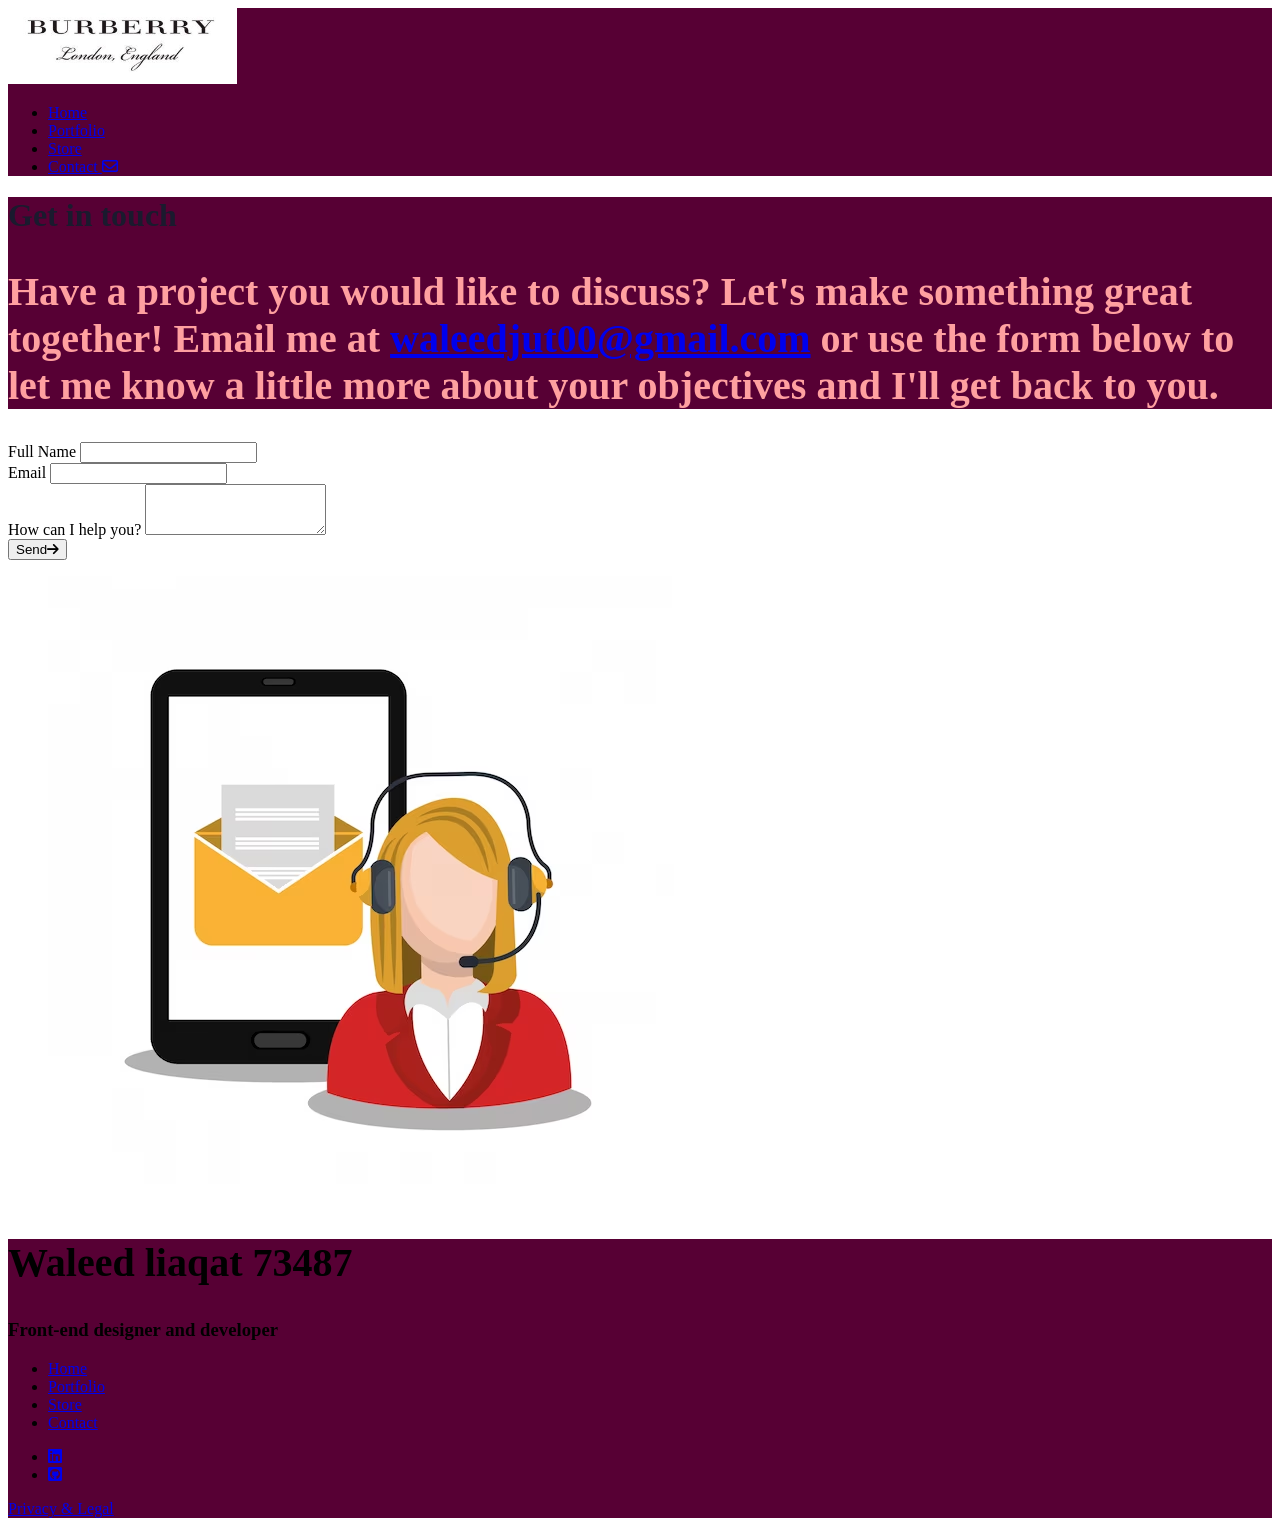
<file: contact/index.html>
<!DOCTYPE html>
<html lang="en">
<head>
    <meta charset="UTF-8">
    <meta http-equiv="X-UA-Compatible" content="IE=edge">
    <meta name="viewport" content="width=device-width, initial-scale=1.0">
    <title>Waleed liaqat 73487| Get in touch</title>
    <meta name="description" content="Have a website project you would like to discuss? Let's make something great together.">

	<!-- Preload large image -->

	<!-- Stylesheets -->
    <link rel="stylesheet" href="https://lunevedy.com/assets/2.0/css/lunevedy.min.css" />
    <link rel="stylesheet" href="../assets/css/custom.css" />

	<!-- Google Fonts -->

    <!-- Font Awesome 6 icons. Delete if not using. -->
    <link rel="stylesheet" href="https://cdnjs.cloudflare.com/ajax/libs/font-awesome/6.0.0/css/all.min.css" integrity="sha512-9usAa10IRO0HhonpyAIVpjrylPvoDwiPUiKdWk5t3PyolY1cOd4DSE0Ga+ri4AuTroPR5aQvXU9xC6qOPnzFeg==" crossorigin="anonymous" referrerpolicy="no-referrer" />


</head>


<body>

    <!-- menu and 'hero block' header -->
    <nav class="theme-dark"><div class="container-menu">
        <a href="../index.html" class="brand">
            <img src="../assets/img/website-logo.png" alt="Sample website logo"></a>
        
        <div class="container-menu-links">
        
        <div class="nav-toggle" id="nav-toggle-btn"><div class="bar-1"></div><div class="bar-2"></div><div class="bar-3"></div></div>
            <ul class="links-wrapper">
                <li><a href="../index.html">Home</a></li>
                <li><a href="../portfolio/index.html">Portfolio</a></li>
                <li><a href="../store/index.html">Store</a></li>
                <li><a class="btn btn-solid btn-soft" id="btn-cta" href="#"><span>Contact</span> <i class="fa-regular fa-envelope"></i></a></li>
            </ul>
            </div>
        </div>
    </nav>
    
    <header class="theme-dark text-center-mobile">
        <div class="container-text w-1140px">
            <h1>Get in touch</h1>
            <h2>Have a project you would like to discuss? Let's make something great together! Email me at <a href="mailto:email@example.com?subject=Mail from my Personal Website">waleedjut00@gmail.com</a> or use the form below to let me know a little more about your objectives and I'll get back to you.</h2>
        </div>
        
    </header><!-- header ends here -->
        
        
    <!-- main content with sections -->
    <main>

	<!-- section starts here -->

    <section class="theme-dark section-selector-1 cols-2-half flex-row-reverse">

        <div class="col-2 col-text">

            <form id="email-form" name="email-form" charset="utf-8" method="post" action="https://formspree.io/f/movqznpz">

                <div class="form-row">
                    <label for="full_name">Full Name</label>
                    <input type="text" name="full_name" id="full_name" required="">
                </div>

                <div class="form-row">
                    <label for="email_address">Email</label>
                    <input data-validate="email" aria-required="true" type="email" name="email_address" id="email_address" required>
                </div>

                <div class="form-row">
                    <label for="form_message">How can I help you?</label>
                    <textarea aria-required="true" rows="3" name="form_message" id="form_message" required=""></textarea>
                </div>

                <div class="form-footer">
                    <button id="btn-submit" class="btn-solid" type="submit" data-validate="submit" aria-label="Send message"><span>Send</span><i class="fas fa-arrow-right"></i></button>
                </div>
            </form>

        </div>


        <div class="col-2 col-visual">
				<figure>
					<img src="assets/img/call.png" alt="Placeholder image">
				</figure>
            
        </div>

    </section>


	<!-- section ends here -->


   
    </main>

    <!-- footer -->
 
	<footer class="theme-dark text-center-desktop text-center-mobile">

		<h2>Waleed liaqat 73487</h2>

		<h3>Front-end designer and developer</h3>

		<ul class="footer-links">
			<li><a href="../index.html">Home</a></li>
			<li><a href="../portfolio/index.html">Portfolio</a></li>
			<li><a href="../store/index.html">Store</a></li>
            <li><a href="#">Contact</a></li>
		</ul>

		<ul class="footer-icons">
			<li><a href="#" target="_blank"><i class="fab fa-linkedin"></i></a></li>
			<li><a href="https://waleedxliaqat.github.io/" target="_blank"><i class="fab fa-github-square"></i></a></li>
		</ul>

		<p class="privacy"><a href="../privacy.html">Privacy &amp; Legal</a></p>

	</footer>

    <script src="https://lunevedy.com/assets/js/lunevedy.js"></script>

</body>
</html>
</file>
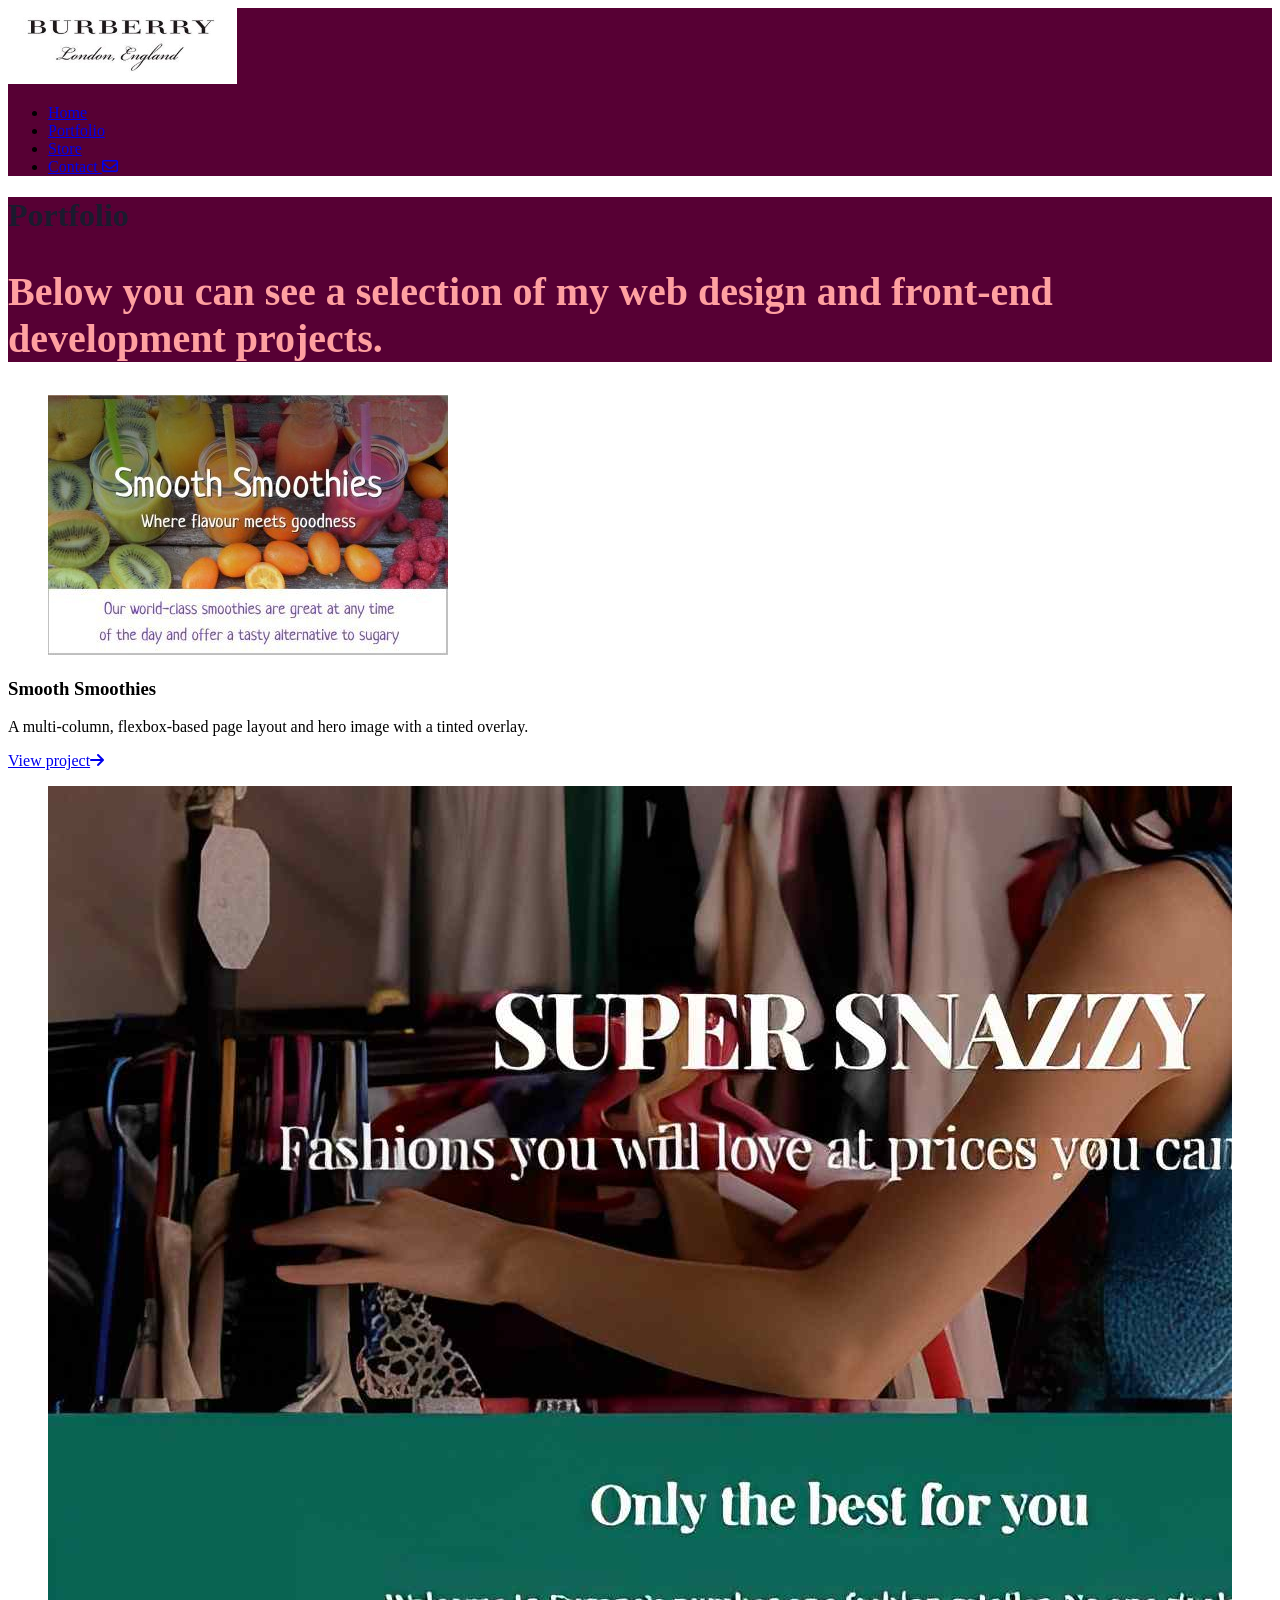
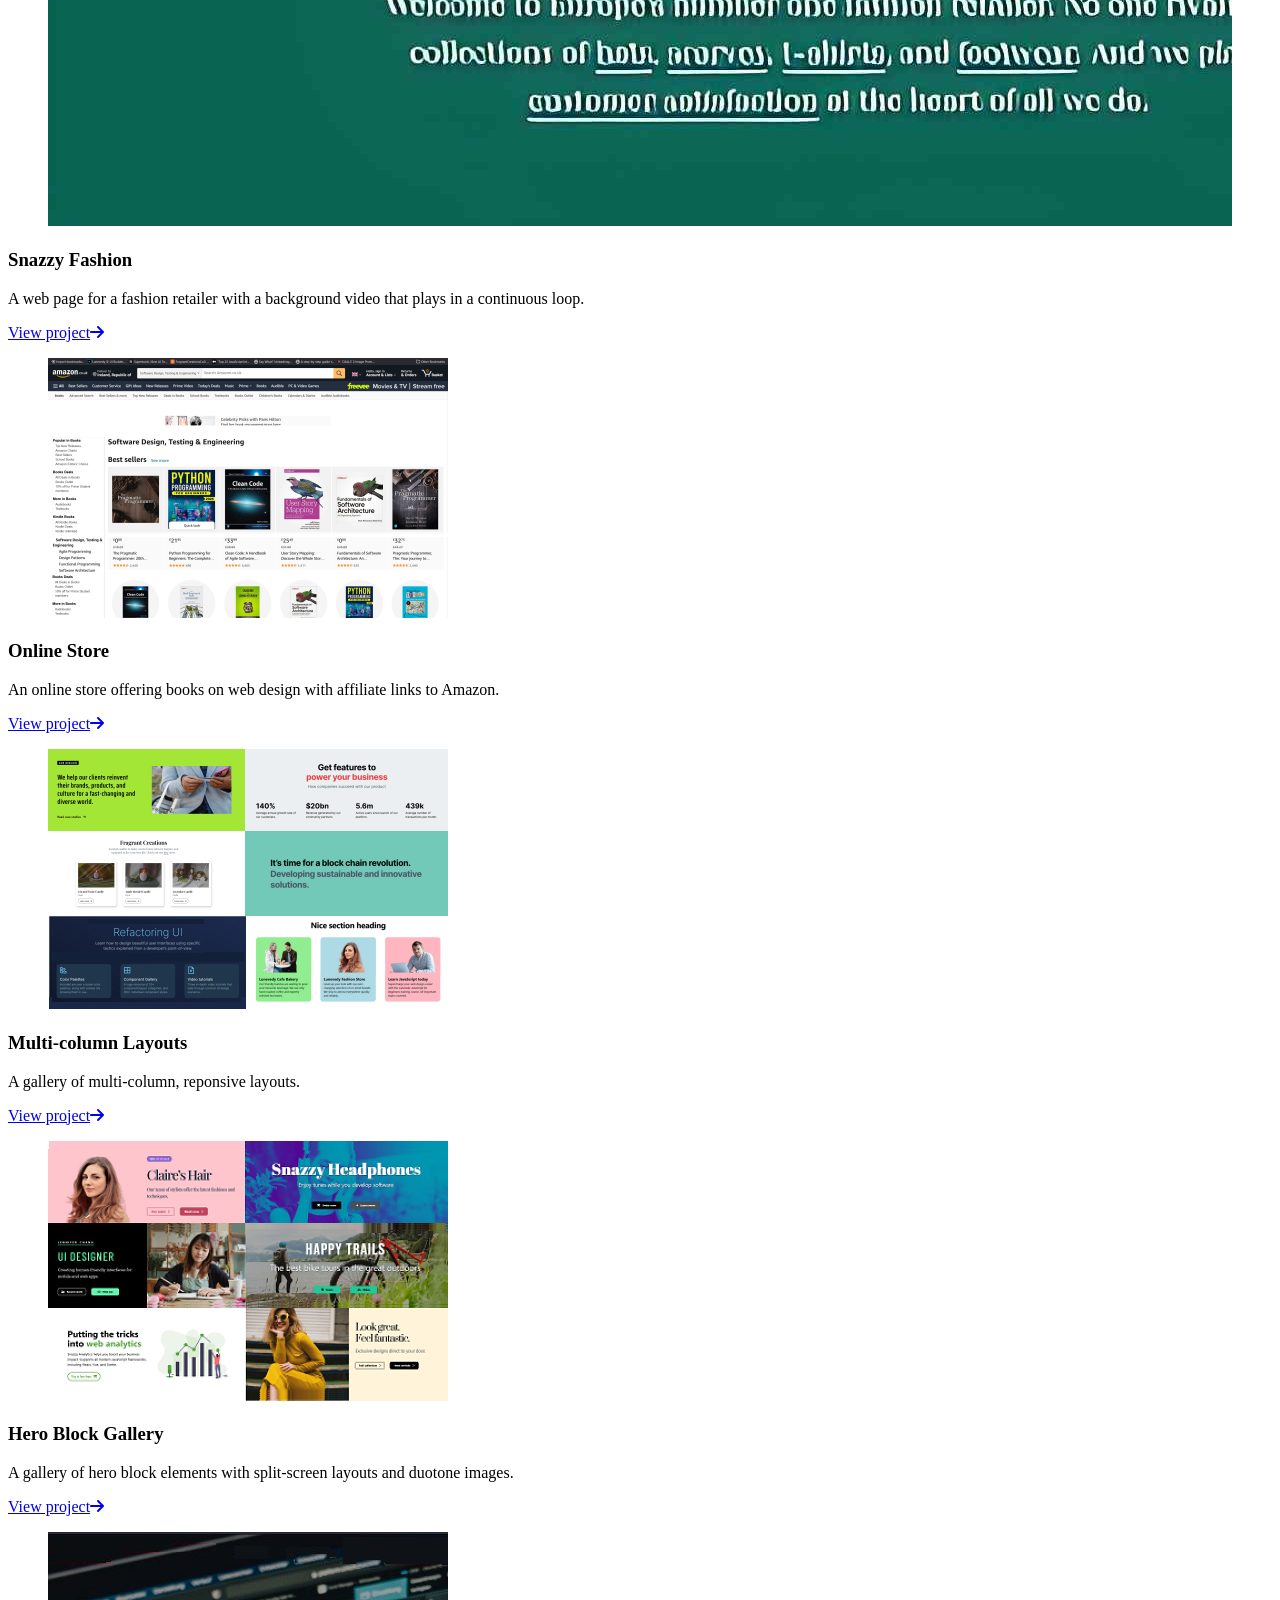
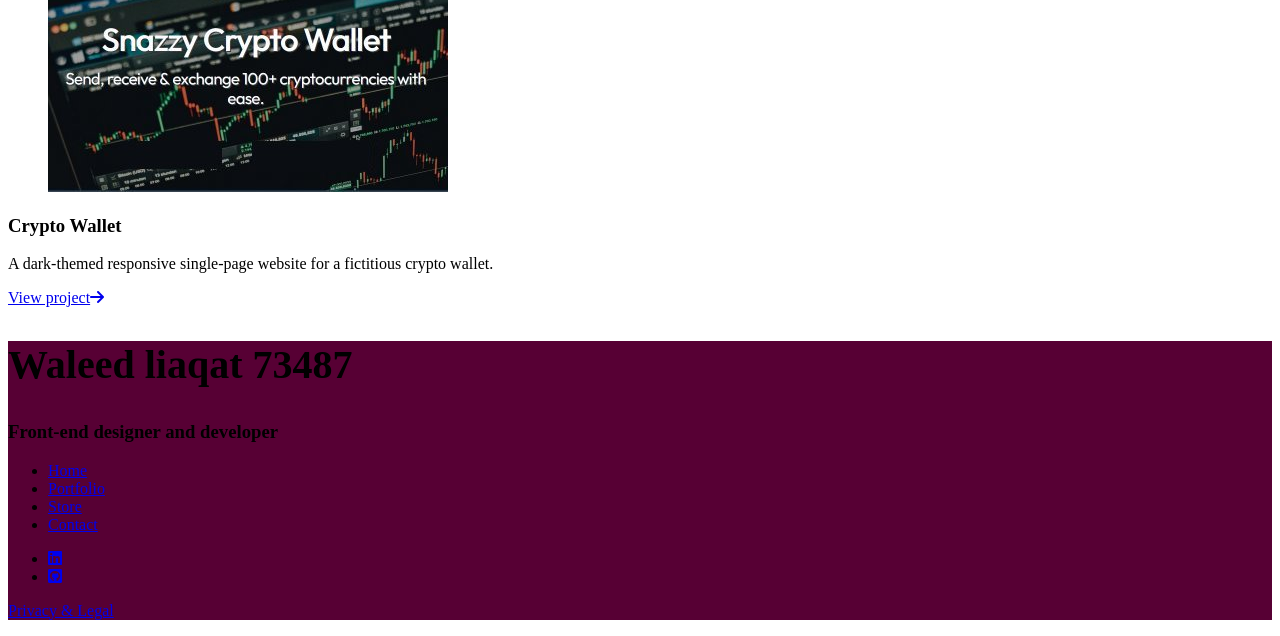
<file: portfolio/index.html>
<!DOCTYPE html>
<html lang="en">
<head>
    <meta charset="UTF-8">
    <meta http-equiv="X-UA-Compatible" content="IE=edge">
    <meta name="viewport" content="width=device-width, initial-scale=1.0">
    <title>Waleed liaqat 73487| Web Design and Development Portfolio</title>
    <meta name="description" content="Elevate Your Style Game.">
    <link rel="apple-touch-icon" sizes="180x180" href="../assets/img/apple-touch-icon.png">
    <link rel="icon" type="image/png" sizes="32x32" href="../assets/img/favicon-32x32.png">
    <link rel="icon" type="image/png" sizes="16x16" href="../assets/img/favicon-16x16.png">
    <link rel="manifest" href="../assets/img/site.webmanifest">
	<!-- Preload large image -->
	<!-- Preload large image -->

	<!-- Stylesheets -->
    <link rel="stylesheet" href="https://lunevedy.com/assets/2.0/css/lunevedy.min.css" />
    <link rel="stylesheet" href="../assets/css/custom.css" />

	<!-- Google Fonts -->
    <link rel="preconnect" href="https://fonts.googleapis.com">
    <link rel="preconnect" href="https://fonts.gstatic.com" crossorigin>
    <link href="https://fonts.googleapis.com/css2?family=Neucha&display=swap" rel="stylesheet">
    <!-- Font Awesome 6 icons. Delete if not using. -->
    <link rel="stylesheet" href="https://cdnjs.cloudflare.com/ajax/libs/font-awesome/6.0.0/css/all.min.css" integrity="sha512-9usAa10IRO0HhonpyAIVpjrylPvoDwiPUiKdWk5t3PyolY1cOd4DSE0Ga+ri4AuTroPR5aQvXU9xC6qOPnzFeg==" crossorigin="anonymous" referrerpolicy="no-referrer" />

</head>


<body>

    <!-- menu and 'hero block' header -->
    <nav class="theme-dark"><div class="container-menu">
        <a href="../index.html" class="brand">
            <img src="../assets/img/website-logo.png" alt="website logo"></a>
        
        <div class="container-menu-links">
        
        <div class="nav-toggle" id="nav-toggle-btn"><div class="bar-1"></div><div class="bar-2"></div><div class="bar-3"></div></div>
            <ul class="links-wrapper">
                <li><a href="../index.html">Home</a></li>
                <li><a href="#">Portfolio</a></li>
                <li><a href="../store/index.html">Store</a></li>
                <li><a class="btn btn-solid btn-soft" id="btn-cta" href="../contact/index.html"><span>Contact</span> <i class="fa-regular fa-envelope"></i></a></li>
            </ul>
            </div>
        </div>
    </nav>
    
    <header class="theme-dark text-center-mobile">
        <div class="container-text w-1140px">
            <h1>Portfolio</h1>
            <h2>Below you can see a selection of my web design and front-end development projects.</h2>
        </div>
        
    </header><!-- header ends here -->
        
        
    <!-- main content with sections -->
    <main>

	<!-- section starts here -->
	<section class="theme-dark section-selector-1 w-1356px">

		<!-- Begin three-column flexbox grid -->
		<div class="flex-cols-3">

			<div class="col-3">
				<figure class="photos-zoom photos-brightness" style="overflow: hidden;">
					<a href="smoothies/index.html"><img src="../assets/img/project-smoothie.jpg" alt="Placeholder image"></a>
				</figure>
				<h3>Smooth Smoothies</h3>
				<p>A multi-column, flexbox-based page layout and hero image with a tinted overlay.</p>
				<a href="smoothies/index.html" class="btn btn-solid btn-soft"><span>View project</span><i class="fas fa-arrow-right"></i></a>
			</div>

			<div class="col-3">
				<figure class="photos-zoom photos-brightness" style="overflow: hidden;">
					<a href="fashion/index.html"><img src="../assets/img/project-fashion.jpg" alt="Placeholder image"></a>
				</figure>
				<h3>Snazzy Fashion</h3>
				<p>A web page for a fashion retailer with a background video that plays in a continuous loop.</p>
				<a href="fashion/index.html" class="btn btn-solid btn-soft"><span>View project</span><i class="fas fa-arrow-right"></i></a>
			</div>

			<div class="col-3">
				<figure class="photos-zoom photos-brightness" style="overflow: hidden;">
					<a href="../store/index.html"><img src="../assets/img/store.png" alt="Placeholder image"></a>
				</figure>
				<h3>Online Store</h3>
				<p>An online store offering books on web design with affiliate links to Amazon.</p>
				<a href="../store/index.html" class="btn btn-solid btn-soft"><span>View project</span><i class="fas fa-arrow-right"></i></a>
			</div>

            <div class="col-3">
				<figure class="photos-zoom photos-brightness" style="overflow: hidden;">
					<a href="project-multi-column/index.html"><img src="../assets/img/project-multi-col.png" alt="Placeholder image"></a>
				</figure>
				<h3>Multi-column Layouts</h3>
				<p>A gallery of multi-column, reponsive layouts.</p>
				<a href="project-multi-column/index.html" class="btn btn-solid btn-soft"><span>View project</span><i class="fas fa-arrow-right"></i></a>
			</div>

			<div class="col-3">
				<figure class="photos-zoom photos-brightness" style="overflow: hidden;">
					<a href="project-hero/index-1.html"><img src="../assets/img/project-hero.png" alt="Placeholder image"></a>
				</figure>
				<h3>Hero Block Gallery</h3>
				<p>A gallery of hero block elements with split-screen layouts and duotone images.</p>
				<a href="project-hero/index-1.html" class="btn btn-solid btn-soft"><span>View project</span><i class="fas fa-arrow-right"></i></a>
			</div>

			<div class="col-3">
				<figure class="photos-zoom photos-brightness" style="overflow: hidden;">
					<a href="crypto wallet/index.html"><img src="../assets/img/project-crypto-wallet.jpg" alt="Placeholder image"></a>
				</figure>
				<h3>Crypto Wallet</h3>
				<p> A dark-themed responsive single-page website for a fictitious crypto wallet.</p>
				<a href="crypto wallet/index.html" class="btn btn-solid btn-soft"><span>View project</span><i class="fas fa-arrow-right"></i></a>
			</div>

		</div> <!-- End three-column flexbox grid -->
	</section><!-- section ends here -->
   
   
    </main>

    <!-- footer -->
 
	<footer class="theme-dark text-center-desktop text-center-mobile">

		<h2>Waleed liaqat 73487</h2>

		<h3>Front-end designer and developer</h3>

		<ul class="footer-links">
			<li><a href="../index.html">Home</a></li>
			<li><a href="#">Portfolio</a></li>
			<li><a href="../store/index.html">Store</a></li>
            <li><a href="../contact/index.html">Contact</a></li>
		</ul>

		<ul class="footer-icons">
			<li><a href="https://www.linkedin.com" target="_blank"><i class="fab fa-linkedin"></i></a></li>
			<li><a href="https://waleedxliaqat.github.io/" target="_blank"><i class="fab fa-github-square"></i></a></li>
		</ul>

		<p class="privacy"><a href="../privacy.html">Privacy &amp; Legal</a></p>

	</footer>

    <script src="https://lunevedy.com/assets/js/lunevedy.js"></script>

</body>
</html>
</file>
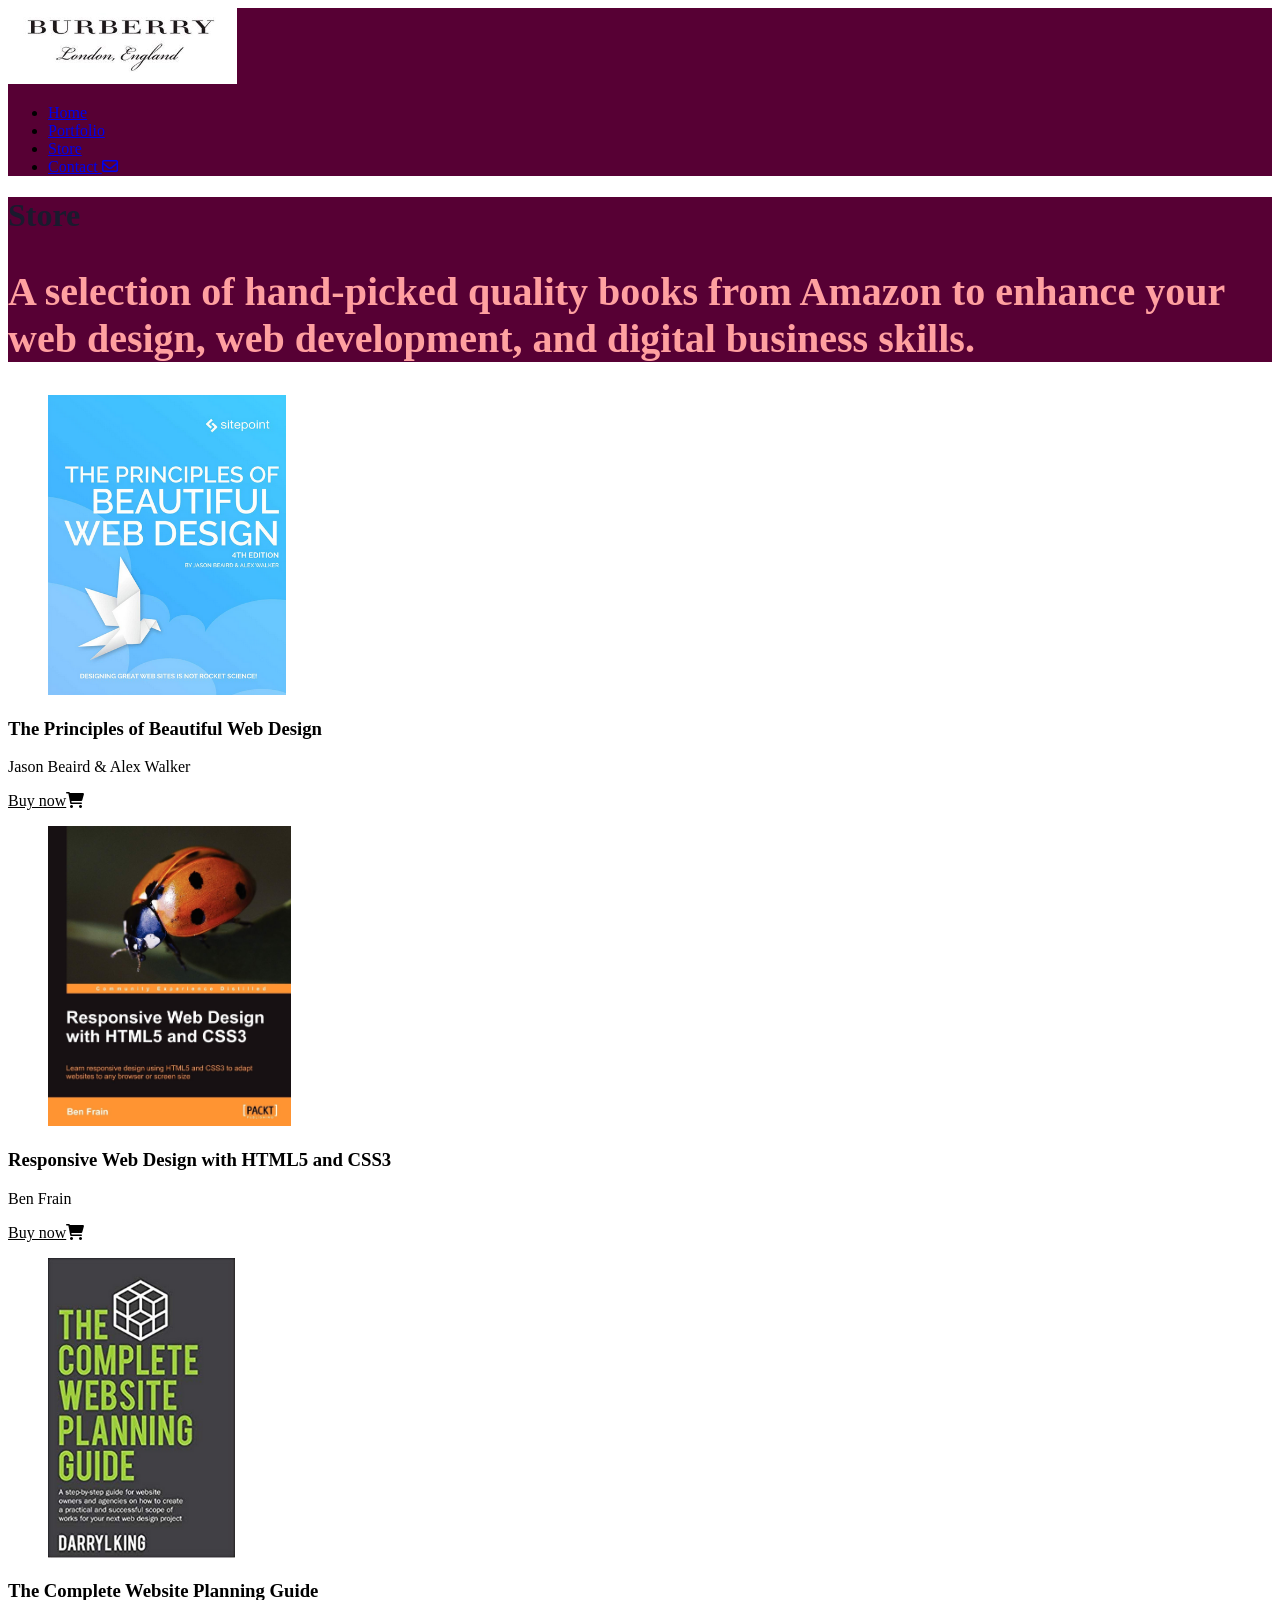
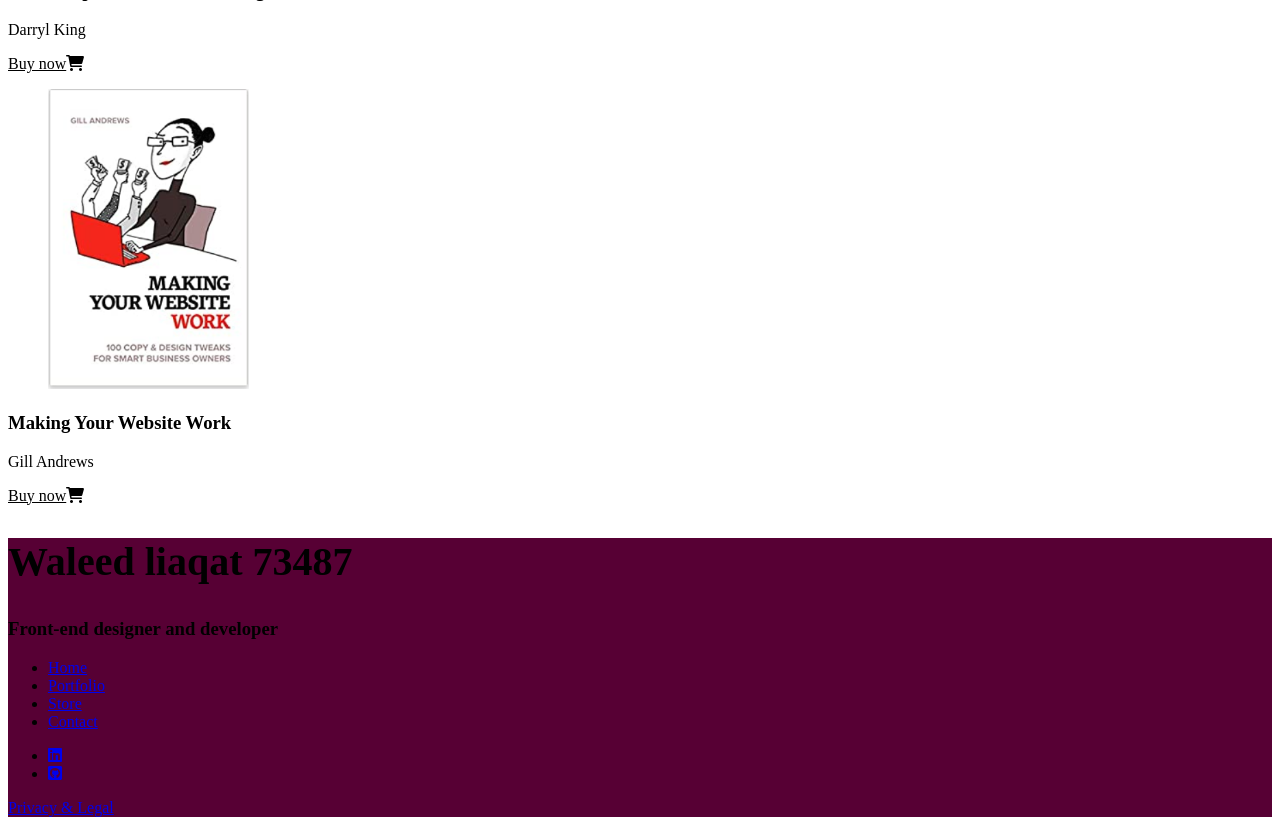
<file: store/index.html>
<!DOCTYPE html>
<html lang="en">
<head>
    <meta charset="UTF-8">
    <meta http-equiv="X-UA-Compatible" content="IE=edge">
    <meta name="viewport" content="width=device-width, initial-scale=1.0">
    <title>Waleed liaqat 73487</title>
    <meta name="description" content="A selection of hand-picked quality books from Amazon to enhance your web design, web development, and digital business skills.">
    <link rel="apple-touch-icon" sizes="180x180" href="../assets/img/img/apple-touch-icon.png">
    <link rel="icon" type="image/png" sizes="32x32" href="../assets/img/favicon-32x32.png">
    <link rel="icon" type="image/png" sizes="16x16" href="../assets/img/favicon-16x16.png">
    <link rel="manifest" href="../assets/img/site.webmanifest">
	<!-- Stylesheets -->
    <link rel="stylesheet" href="https://lunevedy.com/assets/2.0/css/lunevedy.min.css" />
    <link rel="stylesheet" href="../assets/css/custom.css" />

	<!-- Google Fonts -->
    <link rel="preconnect" href="https://fonts.googleapis.com">
    <link rel="preconnect" href="https://fonts.gstatic.com" crossorigin>
    <link href="https://fonts.googleapis.com/css2?family=Neucha&display=swap" rel="stylesheet">
    <!-- Font Awesome 6 icons for buttons -->
    <link rel="stylesheet" href="https://cdnjs.cloudflare.com/ajax/libs/font-awesome/6.0.0/css/all.min.css" integrity="sha512-9usAa10IRO0HhonpyAIVpjrylPvoDwiPUiKdWk5t3PyolY1cOd4DSE0Ga+ri4AuTroPR5aQvXU9xC6qOPnzFeg==" crossorigin="anonymous" referrerpolicy="no-referrer" />

	<style>
		/* sets a fixed height on the book images */
		.col-4 img { max-height: 300px; width: auto }

		/* sets a specal fixed height for tablet screens */
		@media(min-width:786px) and (max-width: 1024px) {
			.col-4 img { max-height: 200px; width: auto }
		}
		
		/* Amazon-style buttons */
		.section-selector-1 a.btn:link,
		.section-selector-1 a.btn:visited { background-color: var(--yellow-400) }

		.section-selector-1 a.btn:link,
		.section-selector-1 a.btn:visited { color: var(--blue-800) }

		.section-selector-1 a.btn:link,
		.section-selector-1 a.btn:visited { border-color: var(--yellow-400) }

		.section-selector-1 a.btn:focus,
		.section-selector-1 a.btn:hover,
		.section-selector-1 a.btn:active { background-color: var(--yellow-500) }

		.section-selector-1 a.btn:focus,
		.section-selector-1 a.btn:hover,
		.section-selector-1 a.btn:active { border-color: var(--yellow-500) }

	</style>

</head>


<body>

    <!-- navbar start here -->
    <nav class="theme-dark"><div class="container-menu">
        <a href="../index.html" class="brand">
            <img src="../store/assets/img/website-logo.png" alt="website logo"></a>
        
        <div class="container-menu-links">
        
        <div class="nav-toggle" id="nav-toggle-btn"><div class="bar-1"></div><div class="bar-2"></div><div class="bar-3"></div></div>
            <ul class="links-wrapper">
                <li><a href="../index.html">Home</a></li>
                <li><a href="../portfolio/index.html">Portfolio</a></li>
                <li><a href="#">Store</a></li>
				<li><a class="btn btn-solid btn-soft" id="btn-cta" href="../contact/index.html"><span>Contact</span> <i class="fa-regular fa-envelope"></i></a></li>
                
            </ul>
            </div>
        </div>
    </nav>
    <!-- navbar ends here -->
    
	<!-- header starts here -->
    <header class="theme-dark text-center-mobile">
        <div class="container-text w-1140px">
            <h1>Store</h1>
            <h2>A selection of hand-picked quality books from Amazon to enhance your web design, web development, and digital business skills.</h2>
        </div>
    </header><!-- header ends here -->
        
        
    <!-- main content with sections -->
    <main>

	<!-- section starts here -->
    <section class="theme-dark section-selector-1 w-1356px">

		<!-- Begin four-column flexbox grid -->
		<div class="flex-cols-4 mobile-col-2">

			<div class="col-4">
				<figure>
					<a href="https://www.amazon.co.uk/dp/1925836363"><img src="assets/img/beautiful-web-design.png"  alt="The Principles of Beautiful Web Design: Jason Beaird & Alex Walker"></a>
				</figure>
				<h3>The Principles of Beautiful Web Design</h3>
				<p>Jason Beaird &amp; Alex Walker</p>
				<a href="https://www.amazon.co.uk/dp/1925836363/ref=nosim?tag=waleed090-21" class="btn btn-solid btn-pill"><span>Buy now</span><i class="fas fa-shopping-cart"></i></a>
			</div>

			<div class="col-4">
				<figure>
					<a href="https://www.amazon.co.uk/dp/1849693188"><img src="assets/img/responsive-web-design-frain.jpg" alt="Responsive Web Design with HTML5 and CSS3: Ben Frain"></a>
				</figure>
				<h3>Responsive Web Design with HTML5 and CSS3</h3>
				<p>Ben Frain</p>
				<a href="https://www.amazon.co.uk/dp/1849693188/ref=nosim?tag=waleed090-21" class="btn btn-solid btn-pill"><span>Buy now</span><i class="fas fa-shopping-cart"></i></a>
			</div>

			<div class="col-4">
				<figure>
					<a href="https://www.amazon.co.uk/dp/0648053709"><img src="assets/img/complete-website-planning.png" alt="The Complete Website Planning Guide: Darryl King"></a>
				</figure>
				<h3>The Complete Website Planning Guide</h3>
				<p>Darryl King</p>
				<a href="https://www.amazon.co.uk/dp/0648053709/ref=nosim?tag=waleed090-21"class="btn btn-solid btn-pill"><span>Buy now</span><i class="fas fa-shopping-cart"></i></a>
			</div>

			<div class="col-4">
				<figure>
					<a href="https://www.amazon.co.uk/dp/1706664680"><img src="assets/img/making-your-website-work.png" alt="Making Your Website Work: Gill Andrews"></a>
				</figure>
				<h3>Making Your Website Work</h3>
				<p>Gill Andrews</p>
				<a href="https://www.amazon.co.uk/dp/1706664680/ref=nosim?tag=waleed090-21" class="btn btn-solid btn-pill"><span>Buy now</span><i class="fas fa-shopping-cart"></i></a>
			</div>

		</div>
		<!-- Ends four-column flexbox grid -->

	</section>
	<!-- section ends here -->
   
   
    </main>

    <!-- footer -->

	<footer class="theme-dark text-center-desktop text-center-mobile">

		<h2>Waleed liaqat 73487</h2>

		<h3>Front-end designer and developer</h3>

		<ul class="footer-links">
			<li><a href="../index.html">Home</a></li>
			<li><a href="../portfolio/index.html">Portfolio</a></li>
			<li><a href="#">Store</a></li>
			<li><a href="../contact/index.html">Contact</a></li>
		</ul>

		<ul class="footer-icons">
			<li><a href="#" target="_blank"><i class="fab fa-linkedin"></i></a></li>
			<li><a href="https://waleedxliaqat.github.io/" target="_blank"><i class="fab fa-github-square"></i></a></li>
		</ul>

		<p class="privacy"><a href="../privacy.html">Privacy &amp; Legal</a></p>

	</footer>

    <script src="https://lunevedy.com/assets/js/lunevedy.js"></script>

</body>
</html>
</file>
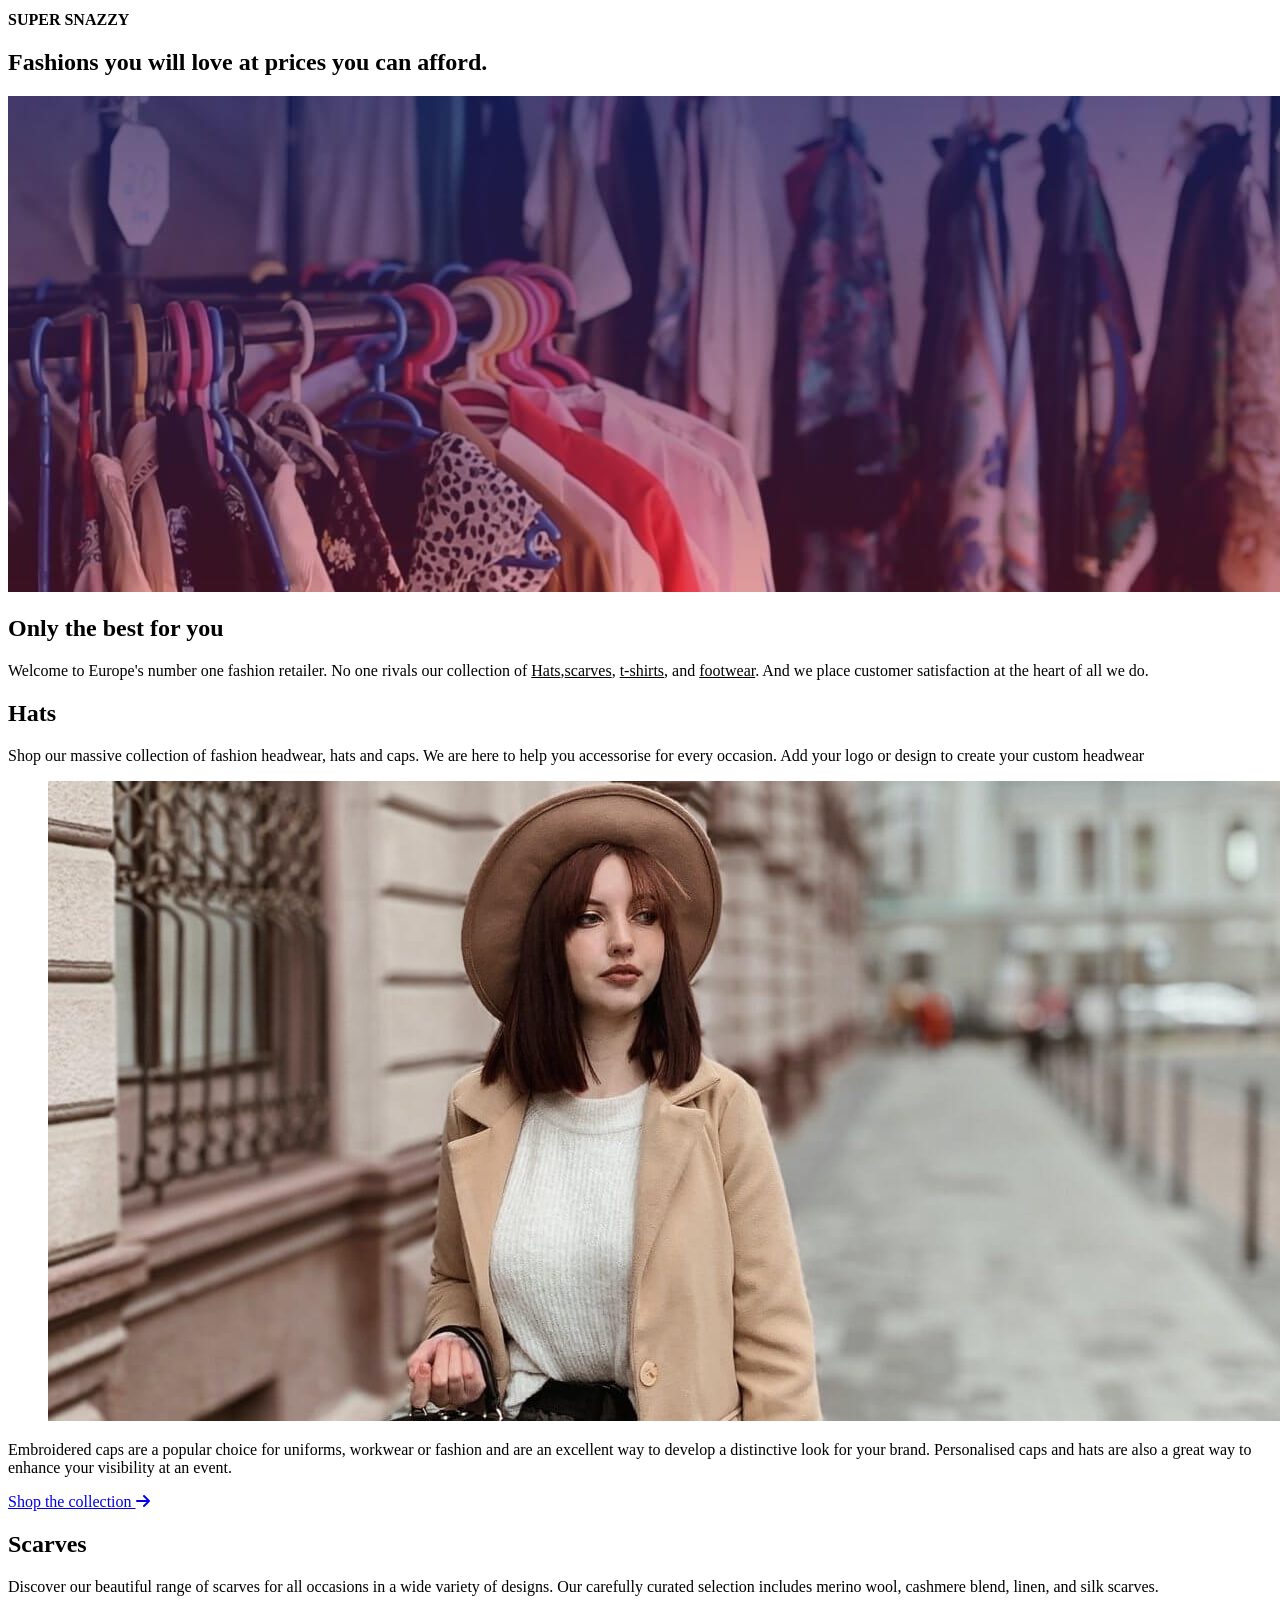
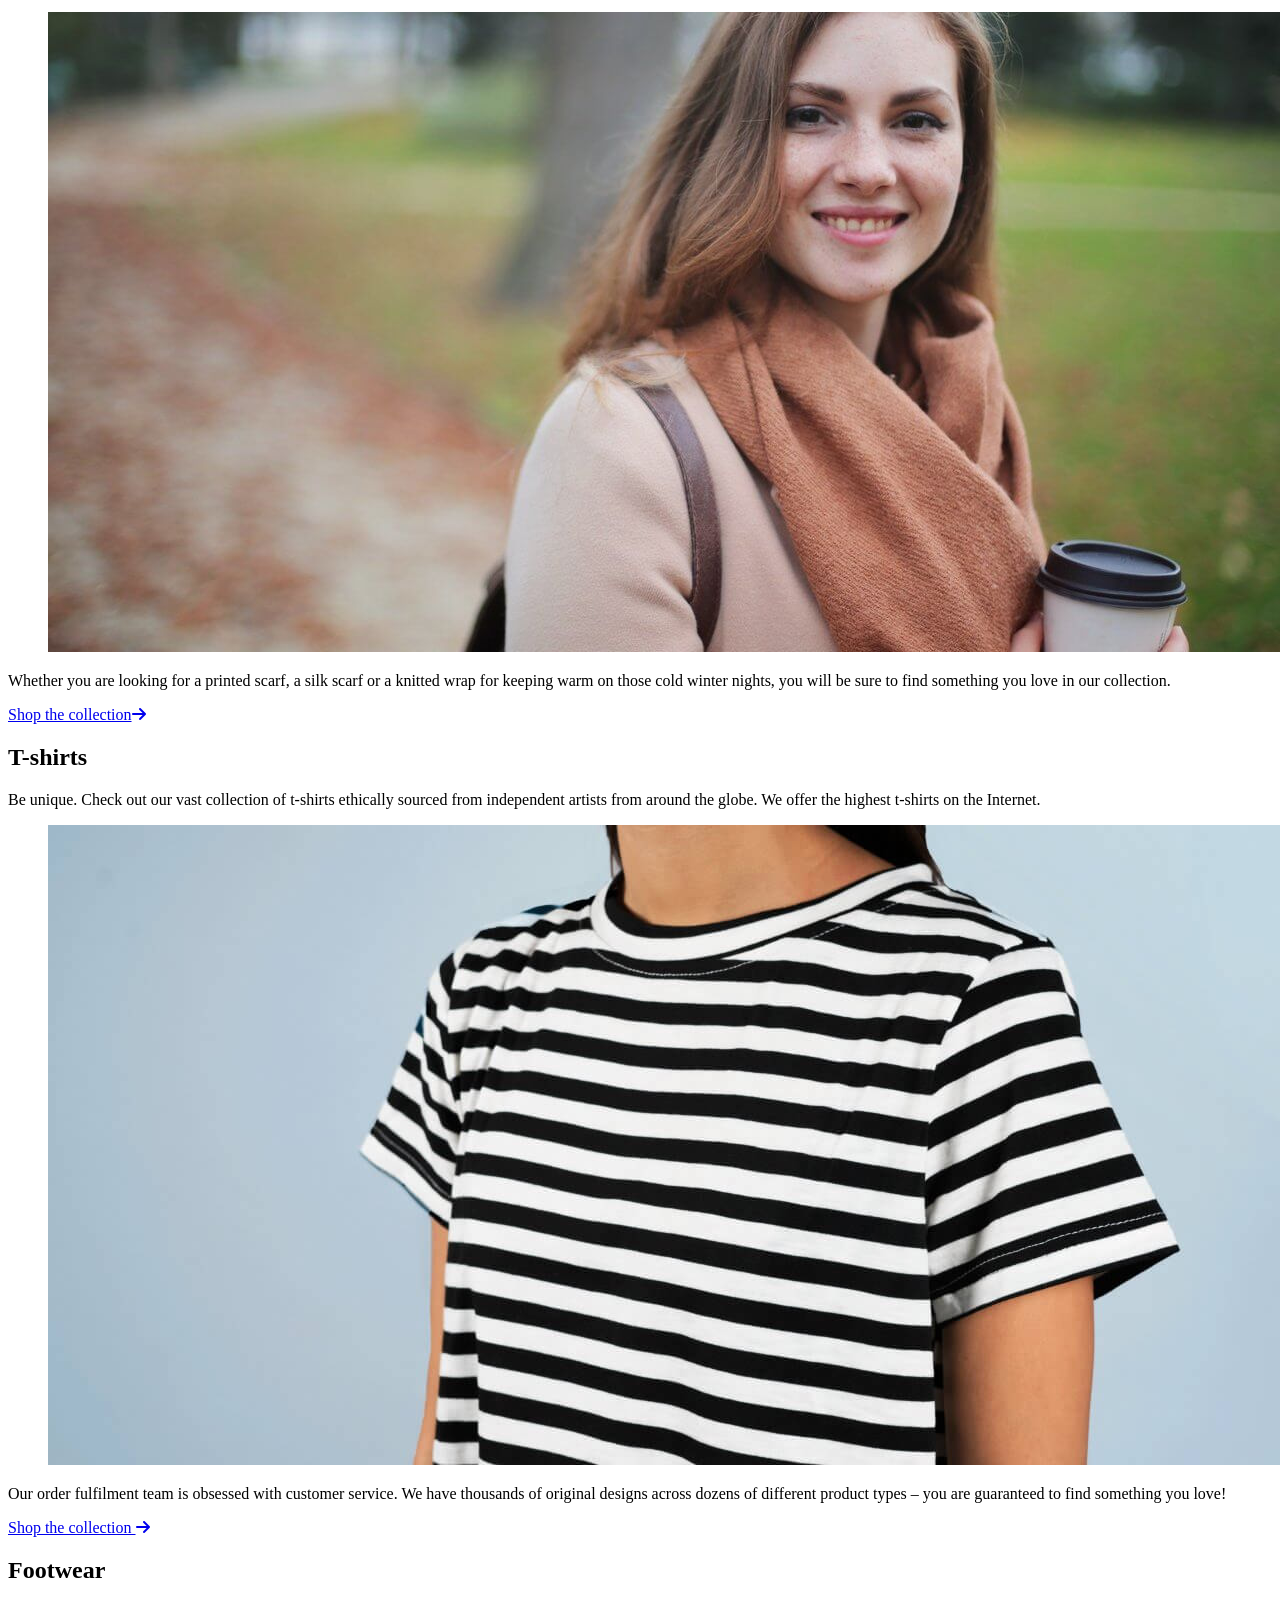
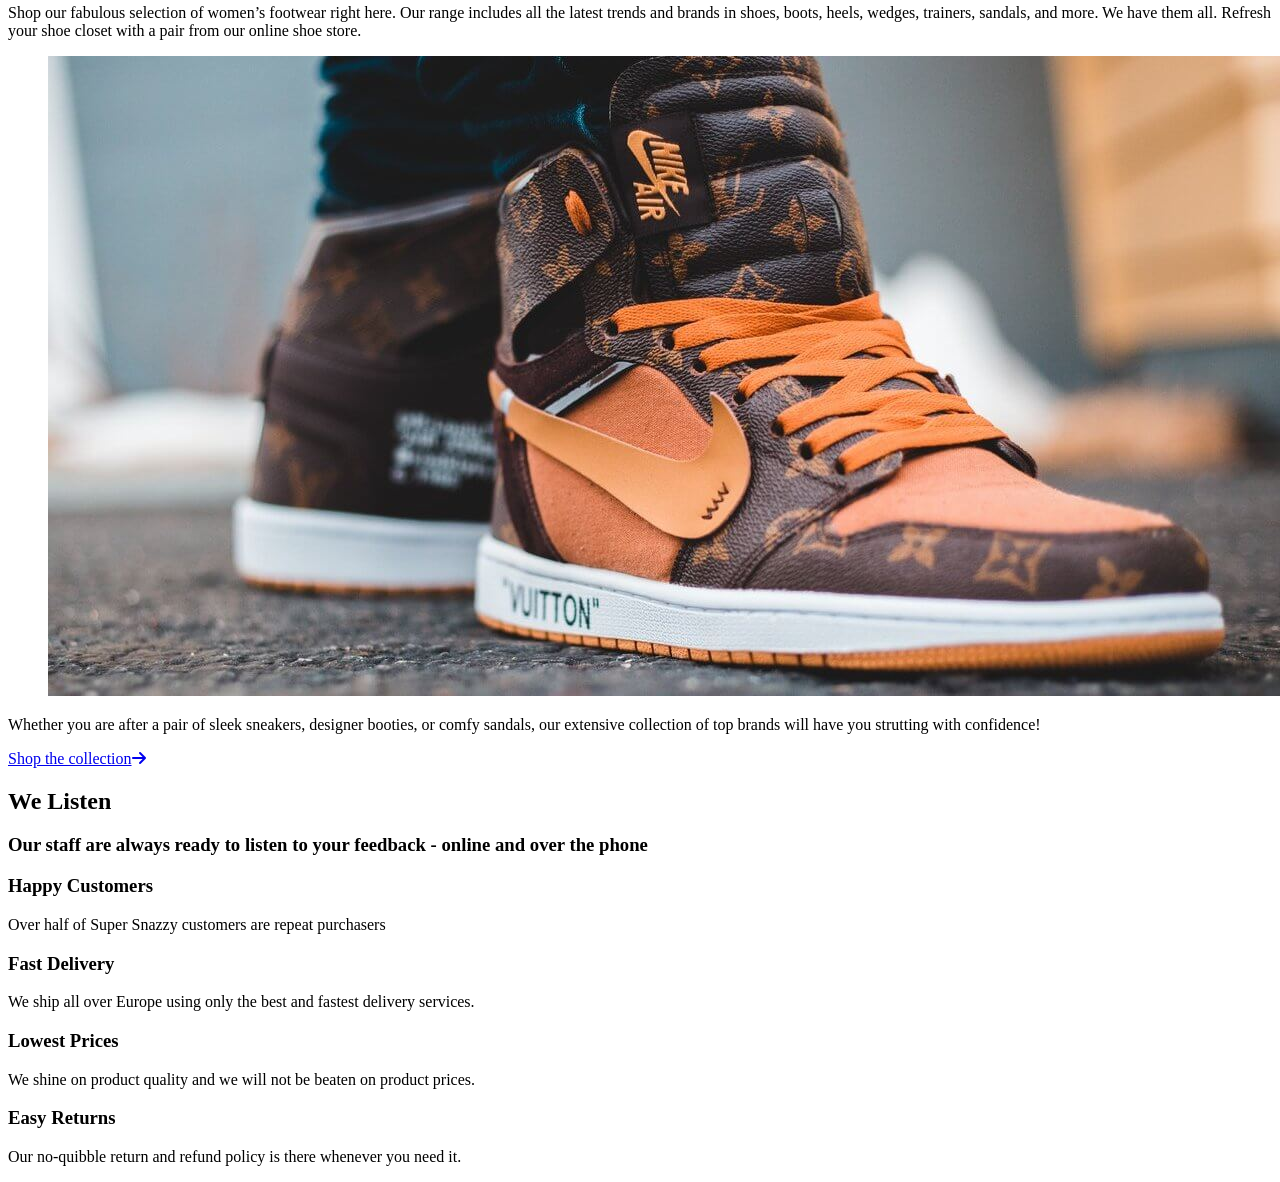
<file: portfolio/fashion/index.html>
<!DOCTYPE html>
<html lang="en">
<head>
    <meta charset="UTF-8">
    <meta http-equiv="X-UA-Compatible" content="IE=edge">
    <meta name="viewport" content="width=device-width, initial-scale=1.0">
    <title>Waleed liaqat 73487</title>
    <meta name="description" content="Sample web page description goes here.">

	<!-- Preload large image -->
    <link rel="preload" href="assets/videos/hero-still.jpg" as="image">
	<!-- Stylesheets -->
    <link rel="stylesheet" href="https://lunevedy.com/assets/2.0/css/lunevedy.min.css" />
    <link rel="stylesheet" href="assets/css/custom.css" />

	<!-- Google Fonts -->


    <!-- Font Awesome 6 icons. Delete if not using. -->
    <link rel="stylesheet" href="https://cdnjs.cloudflare.com/ajax/libs/font-awesome/6.0.0/css/all.min.css" integrity="sha512-9usAa10IRO0HhonpyAIVpjrylPvoDwiPUiKdWk5t3PyolY1cOd4DSE0Ga+ri4AuTroPR5aQvXU9xC6qOPnzFeg==" crossorigin="anonymous" referrerpolicy="no-referrer" />

    <!-- Line Awesome thin icons. Delete if not using. -->
    <link rel="stylesheet" href="https://maxst.icons8.com/vue-static/landings/line-awesome/line-awesome/1.3.0/css/line-awesome.min.css">
    <link rel="preconnect" href="https://fonts.googleapis.com">
    <link rel="preconnect" href="https://fonts.gstatic.com" crossorigin>
    <link href="https://fonts.googleapis.com/css2?family=Playfair+Display:ital,wght@0,400..900;1,400..900&display=swap" rel="stylesheet">

</head>


<body>

    <!-- menu and 'hero block' header -->

<!--header starts here -->
<header class="theme-dark hero-bg text-center-desktop text-center-mobile desktop-min-height-90vh">
    <div class="container-text">
    <h1 class="text-shadow">SUPER SNAZZY</h1>
    <h2 class="text-shadow">Fashions you will love at prices you can afford.</h2> </div>
    <div class="container-media">
    <video loop="" playsinline="" muted="" autoplay="" poster="assets/videos/hero-still.jpg" 
    class="background-video" disablepictureinpicture="" preload="auto"><source src="assets/videos/hero-video.mp4.crdownload" type="video/mp4"></video></div>
    <div class="container-overlay"></div>
    </header>

    <!-- main content with sections -->
    <main>

 

	<!-- section starts here -->

    <section class="section-selector-1 w-820px text-center-mobile text-center-desktop theme-dark">

        

        <h2>Only the best for you</h2>
        <p class="bigger-desktop bigger-mobile"><font style="vertical-align: inherit;"><font style="vertical-align: inherit;">
            Welcome to Europe's number one fashion retailer. No one rivals our collection of <a href="#Hats">Hats</a>,<a href="#scarves">scarves</a>, 
            <a href="#t-shirts">t-shirts</a>, and <a href="#footwear">footwear</a>. And we place customer satisfaction at the heart of all we do.</font></font></p>

    </section>
      <!-- section starts here -->
        
      <section class="theme-light w-820px section-selector-2">
        <h2 id="hats">Hats</h2>
        <p>Shop our massive collection of fashion headwear, hats and caps. We are here to help you accessorise 
            for every occasion. Add your logo or design to create your custom headwear</p>

        <figure>
            <img src="assets/img/hat.jpg" alt="Placeholder image">
        </figure>

        <p>Embroidered caps are a popular choice for uniforms, workwear or fashion and are an excellent way to 
            develop a distinctive look for your brand. Personalised caps and hats are also a great way to enhance 
            your visibility at an event.</p>

    
            <div class="container-btn">
                <a href="#" class="btn btn-solid btn-pill">
                    <span>Shop the collection
                    </span><i class="fas fa-arrow-right"></i>
                </a>
            </div>
        </section>

    <!-- section ends here -->


	<!-- section starts here -->

    <section class="theme-light w-820px section-selector-3">

        <h2 id="Scarves">Scarves</h2>
        <p>Discover our beautiful range of scarves for all
             occasions in a wide variety of designs. Our carefully curated selection includes merino wool, cashmere blend, linen, and silk scarves.</p>
        <figure>
            <img src="assets/img/scarves.jpg" alt="Placeholder image">
        </figure>
        <p>Whether you are looking for a printed scarf, a silk scarf or a knitted wrap for
             keeping warm on those cold winter nights, you will be sure to find something you love in our collection.</p>

			<div class="container-btn">
				<a href="#" class="btn btn-solid btn-pill">
					<span>Shop the collection</span><i class="fas fa-arrow-right"></i>
				</a>
			</div>
		</section>

	<!-- section ends here -->
            <!-- section starts here -->
        
            <section class="theme-light w-820px section-selector-2">
                <h2 id="T-shirts">T-shirts</h2>
                <p>Be unique. Check out our vast collection of t-shirts ethically
                     sourced from independent artists from around the globe. We offer the highest 
                     t-shirts on the Internet.</p>

                <figure>
                    <img src="assets/img/tee-shirts.jpg" alt="Placeholder image">
                </figure>
        
                <p>Our order fulfilment team is obsessed with customer service. We have thousands of original 
                    designs across dozens of different product types – you are guaranteed to find something you love!</p>
        
                    <div class="container-btn">
                        <a href="#" class="btn btn-solid btn-pill">
                            <span>Shop the collection
                            </span><i class="fas fa-arrow-right"></i>
                        </a>
                    </div>
                </section>
        
            <!-- section ends here -->
    
	<!-- section starts here -->

    <section class="theme-light w-820px section-selector-3">

        <h2 id="Footwear">Footwear</h2>
        <p>Shop our fabulous selection of women’s footwear right here. Our range includes all the latest trends 
            and brands in shoes, boots, heels, wedges, trainers, sandals, and more. We have them all. Refresh 
            your shoe closet with a pair from our online shoe store.</p>
        <figure>
            <img src="assets/img/footwear.jpg" alt="Placeholder image">
        </figure>

        <p>Whether you are after a pair of sleek sneakers, designer booties,
             or comfy sandals, our extensive collection of top brands will have you strutting with confidence!</p>
			<div class="container-btn">
				<a href="#" class="btn btn-solid btn-pill">
					<span>Shop the collection</span><i class="fas fa-arrow-right"></i>
				</a>
			</div>
		</section>

	<!-- section ends here -->
     

	<!-- section starts here -->

    <section class="w-1356px section-selector-4 theme-dark">

		<div class="col-1 text-center w-820px" id="Happy Customers">
			<h2>We Listen</h2>
			<h3> Our staff are always ready to listen to your feedback - online and over the phone</h3>
		</div>

		<!-- Begin four-column flexbox grid -->
		<div class="flex-cols-4 mobile-col-2 text-center">

			<div class="col-4">
				<figure class="icon icon-small">
                    <i class="las la-truck"></i>
				</figure>
				<h3>Happy Customers</h3>
				<p>Over half of Super Snazzy customers are repeat purchasers</p>
			</div>

			<div class="col-4">
				<figure class="icon icon-small">
                    <i class="las la-arrows-alt-h"></i>
				</figure>
				<h3>Fast Delivery</h3>
				<p>We ship all over Europe using only the best and fastest delivery services.</p>
			</div>

			<div class="col-4">
				<figure class="icon icon-small">
                    <i class="las la-euro-sign"></i>
				</figure>
				<h3>Lowest Prices</h3>
				<p>We shine on product quality and we will not be beaten on product prices.</p>
			</div>

			<div class="col-4">
				<figure class="icon icon-small">
					<i class="las la-comments"></i>
				</figure>
				<h3>Easy Returns</h3>
				<p>Our no-quibble return and refund policy is there whenever you need it.</p>
			</div>

		</div>
		<!-- End four-column flexbox grid -->

	</section>

	<!-- section ends here -->


    </main>

</body>
</html>
</file>
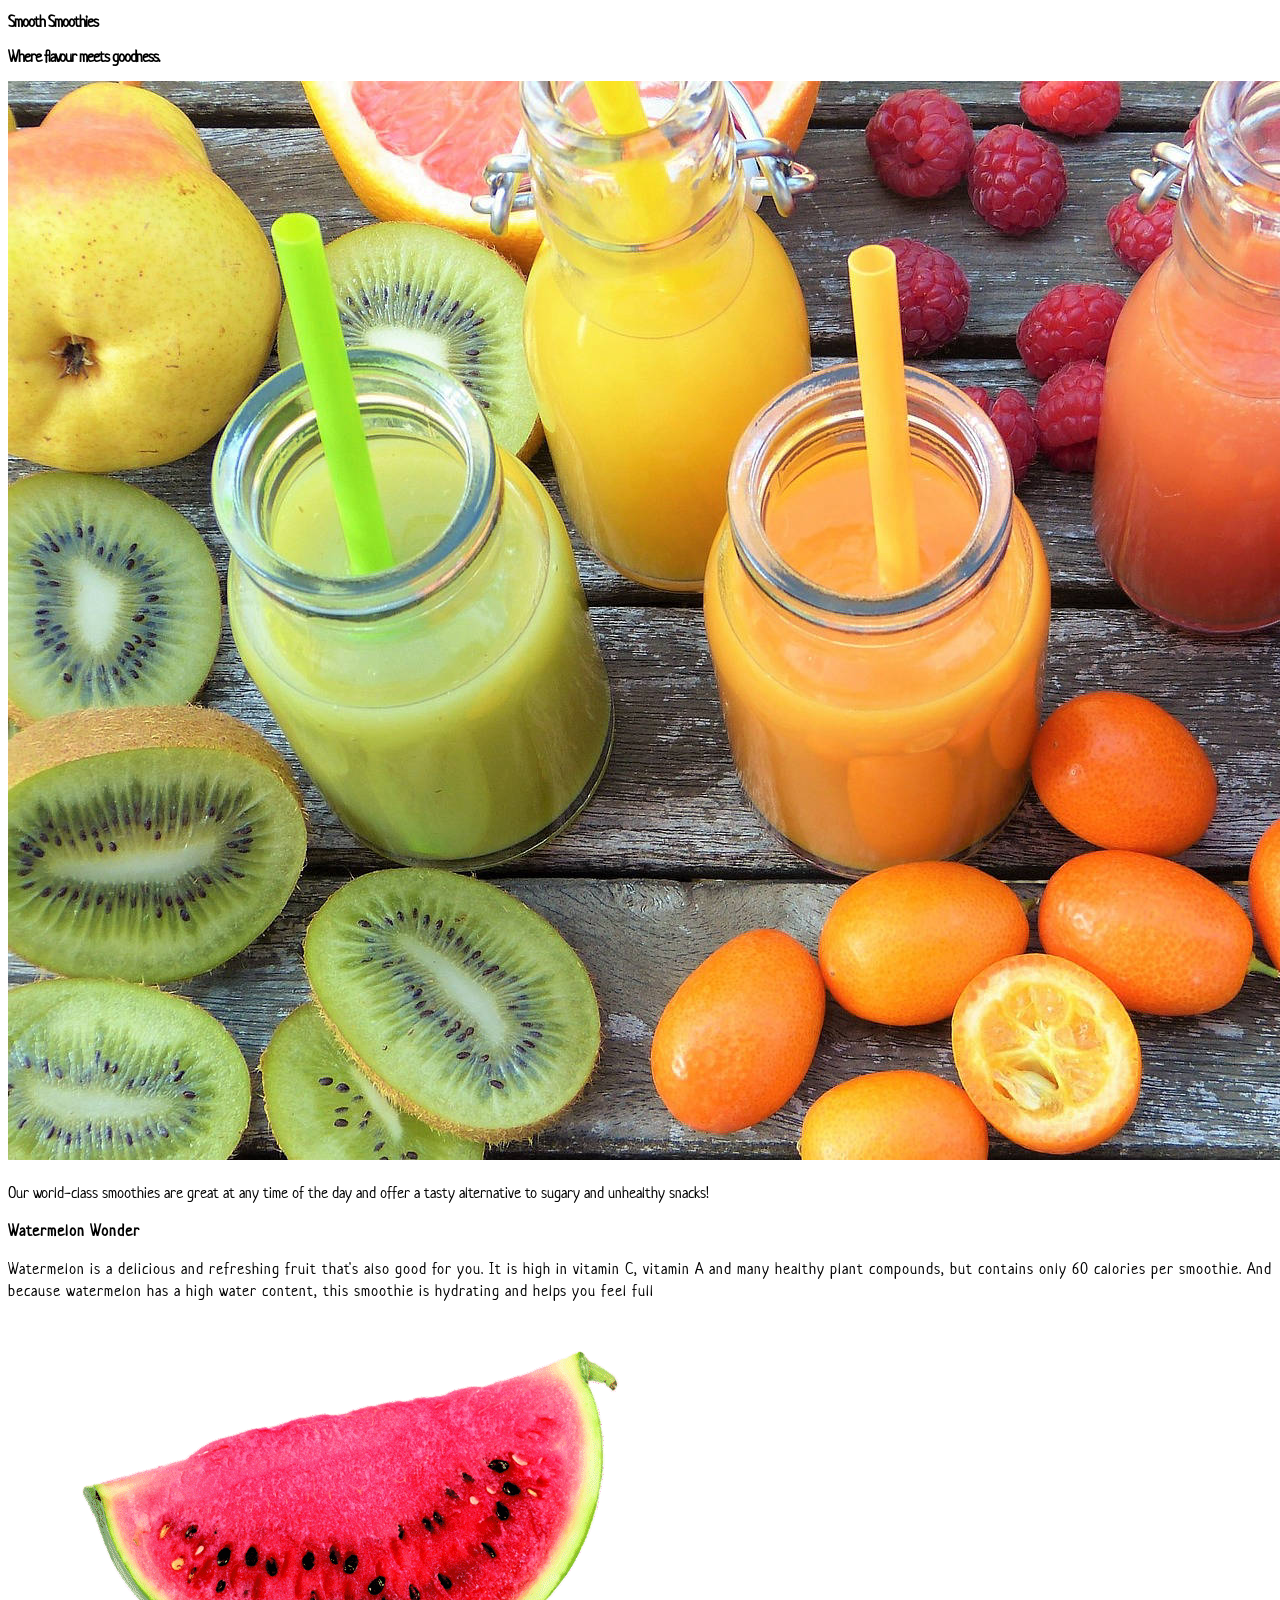
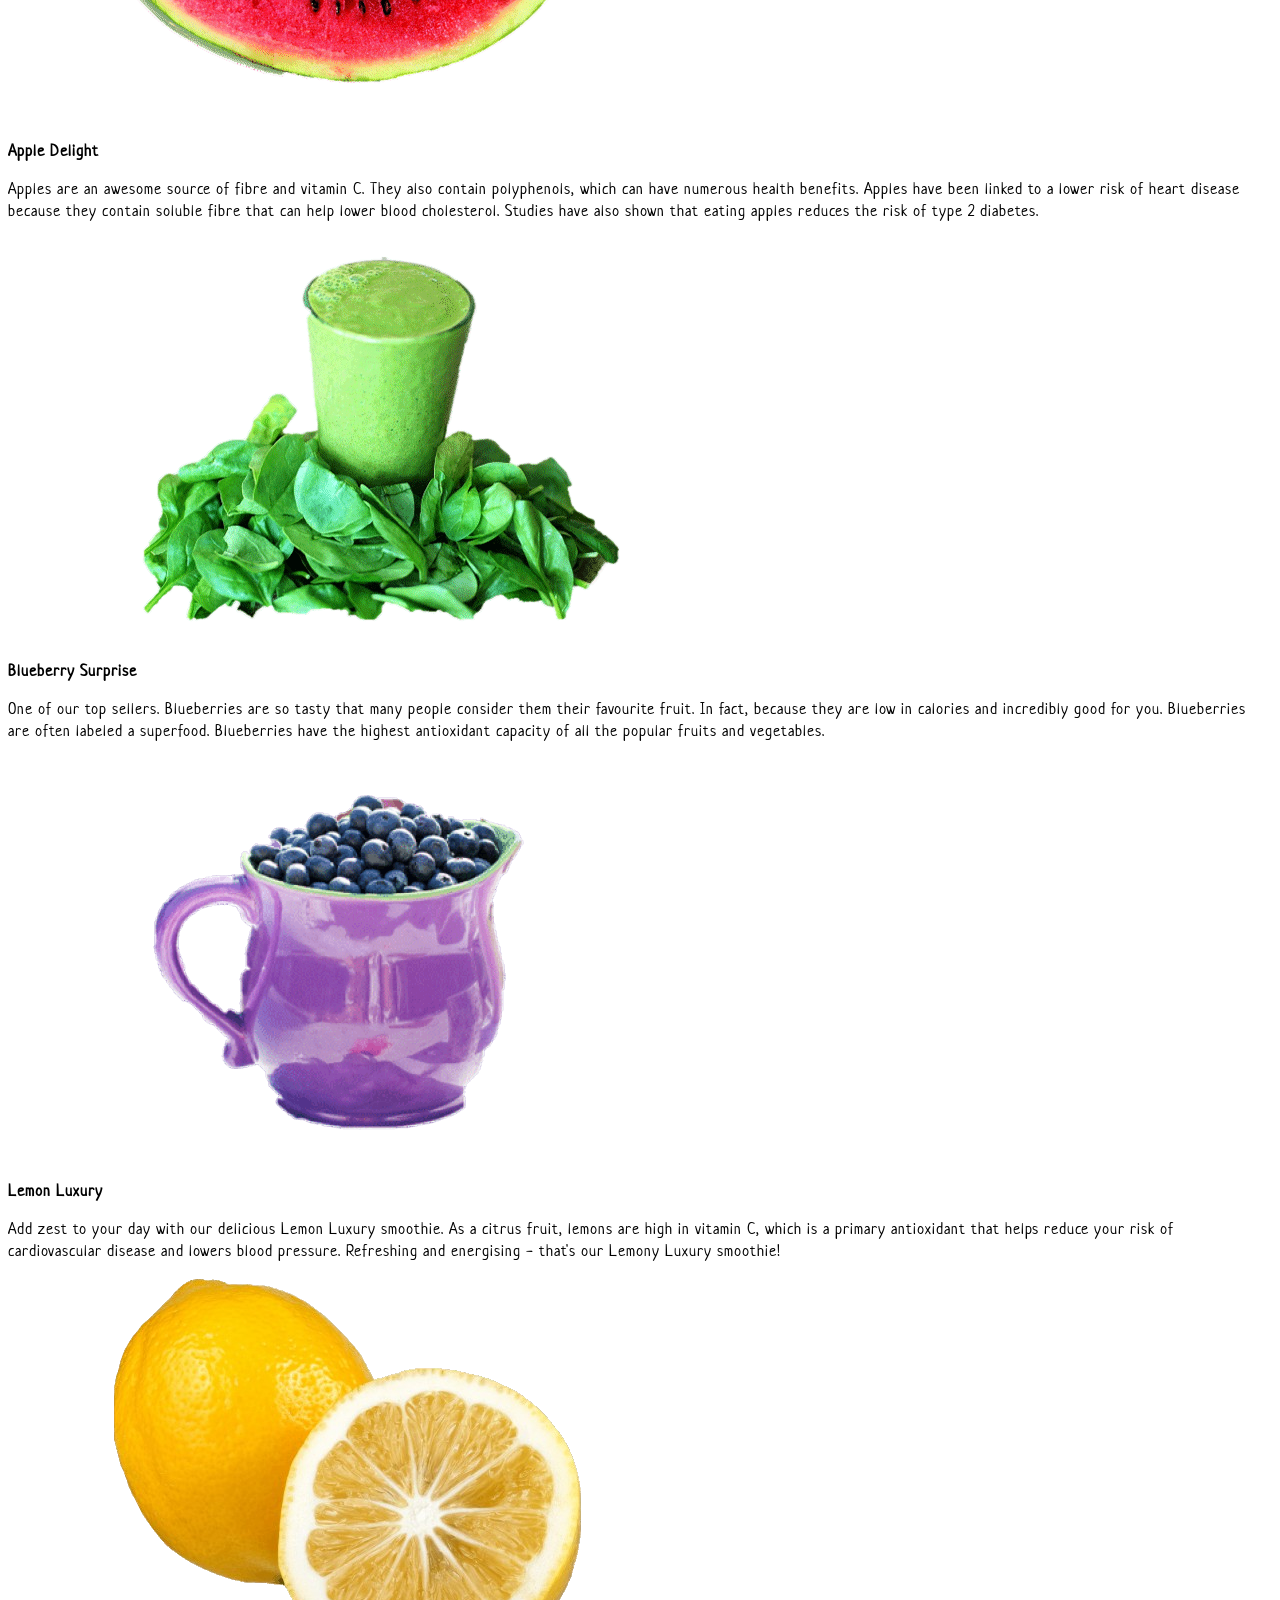
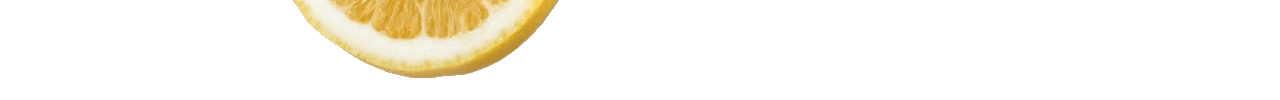
<file: portfolio/smoothies/index.html>
<!DOCTYPE html>
<html lang="en">
<head>
    <meta charset="UTF-8">
    <meta http-equiv="X-UA-Compatible" content="IE=edge">
    <meta name="viewport" content="width=device-width, initial-scale=1.0">
    <title>Waleed liaqat 73487</title>
    <meta name="description" content="Dublin's finest smoothie store. Offering tasty
     alternatives to sugary and unhealthy snacks for busy, on-the-go, on-trend professionals.">

	<!-- Preload large image -->
    <link rel="preload" href="assets/img/smoothies-hero-image.jpg" as="image">  
	<!-- Stylesheets -->
    <link rel="stylesheet" href="https://lunevedy.com/assets/2.0/css/lunevedy.min.css" />
    <link rel="stylesheet" href="assets/css/custom.css" />

	<!-- Google Fonts -->
    <link rel="preconnect" href="https://fonts.googleapis.com">
    <link rel="preconnect" href="https://fonts.gstatic.com" crossorigin>
    <link href="https://fonts.googleapis.com/css2?family=Neucha&display=swap" rel="stylesheet">


</head>


<body>

    <!-- menu and 'hero block' header -->


<!-- header starts here -->
<header class="theme-dark hero-bg text-center-desktop text-center-mobile desktop-min-height-90vh">

    <div class="container-text reveal-slide-up-header">
        <h1 class="text-shadow">Smooth Smoothies</h1>
        <h2 class="text-shadow">Where flavour meets goodness.</h2>
    </div>

    

    <div class="container-media">
        <img src="assets/img/smoothies-hero-image.jpg" alt="Smooth Smoothies">
    </div>

    <div class="container-overlay"></div>

</header>



    <!-- main content with sections -->
    <main>

       

	<!-- section starts here -->

    <section class="theme-light section-selector-1 w-820px text-center-desktop text-center-mobile">

        <p class="bigger-desktop bigger-mobile">Our world-class smoothies are great at any time of the day and offer 
            a tasty alternative to sugary and unhealthy snacks!</p>

    </section>

	<!-- section ends here -->


  

    <section class="theme-light cols-2-half section-selector-2">

        <div class="col-2 col-text">
            <h2>Watermelon Wonder</h2>
            <p>Watermelon is a delicious and refreshing fruit that's also good for you. It is high 
                in vitamin C, vitamin A and many healthy plant compounds, but contains only 60 
                calories per smoothie. And because watermelon has a high water content, this smoothie is hydrating and helps you feel full</p>

        </div>

        <div class="col-2 col-visual">
            <figure>
                <img src="assets/img/watermelon.png" alt="Watermelon Wonder">
            </figure>
        </div>

    </section>


  

    <section class="theme-light cols-2-half section-selector-3 flex-row-reverse">

        <div class="col-2 col-text">
            <h2>Apple Delight</h2>
            <p>Apples are an awesome source of fibre and vitamin C. They also contain polyphenols,
                 which can have numerous health benefits. Apples have been linked to a lower risk 
                 of heart disease because they contain soluble fibre that can help lower blood cholesterol. 
                 Studies have also shown that eating apples reduces the risk of type 2 diabetes.</p>

        </div>

        <div class="col-2 col-visual">
            <figure>
                <img src="assets/img/apple.png" alt="Apple Delight">
            </figure>
        </div>

    </section>



    <section class="theme-light cols-2-half section-selector-4">

        <div class="col-2 col-text">
            <h2>Blueberry Surprise</h2>
            <p>One of our top sellers. Blueberries are so tasty that many people consider them their 
                favourite fruit. In fact, because they are low in calories and incredibly good for you. 
                Blueberries are often labeled a superfood. Blueberries have the highest antioxidant
                 capacity of all the popular fruits and vegetables.</p>
        </div>

        <div class="col-2 col-visual">
            <figure>
                <img src="assets/img/blueberry.png" alt="Blueberry Surprise">
            </figure>
        </div>

    </section>


   

    <section class="theme-light cols-2-half section-selector-5 flex-row-reverse">

        <div class="col-2 col-text">
            <h2>Lemon Luxury</h2>
            <p>Add zest to your day with our delicious Lemon Luxury smoothie.
                 As a citrus fruit, lemons are high in vitamin C, which is a
                  primary antioxidant that helps reduce your risk of cardiovascular 
                  disease and lowers blood pressure. Refreshing and energising - that's our Lemony Luxury smoothie!</p>
        
        </div>

        <div class="col-2 col-visual">
            <figure>
                <img src="assets/img/lemon-removebg-preview.png" alt="Lemon Luxury">
            </figure>
        </div>

    </section>


        <section></section>

    </main>

    <!-- footer -->


</body>
</html>
</file>
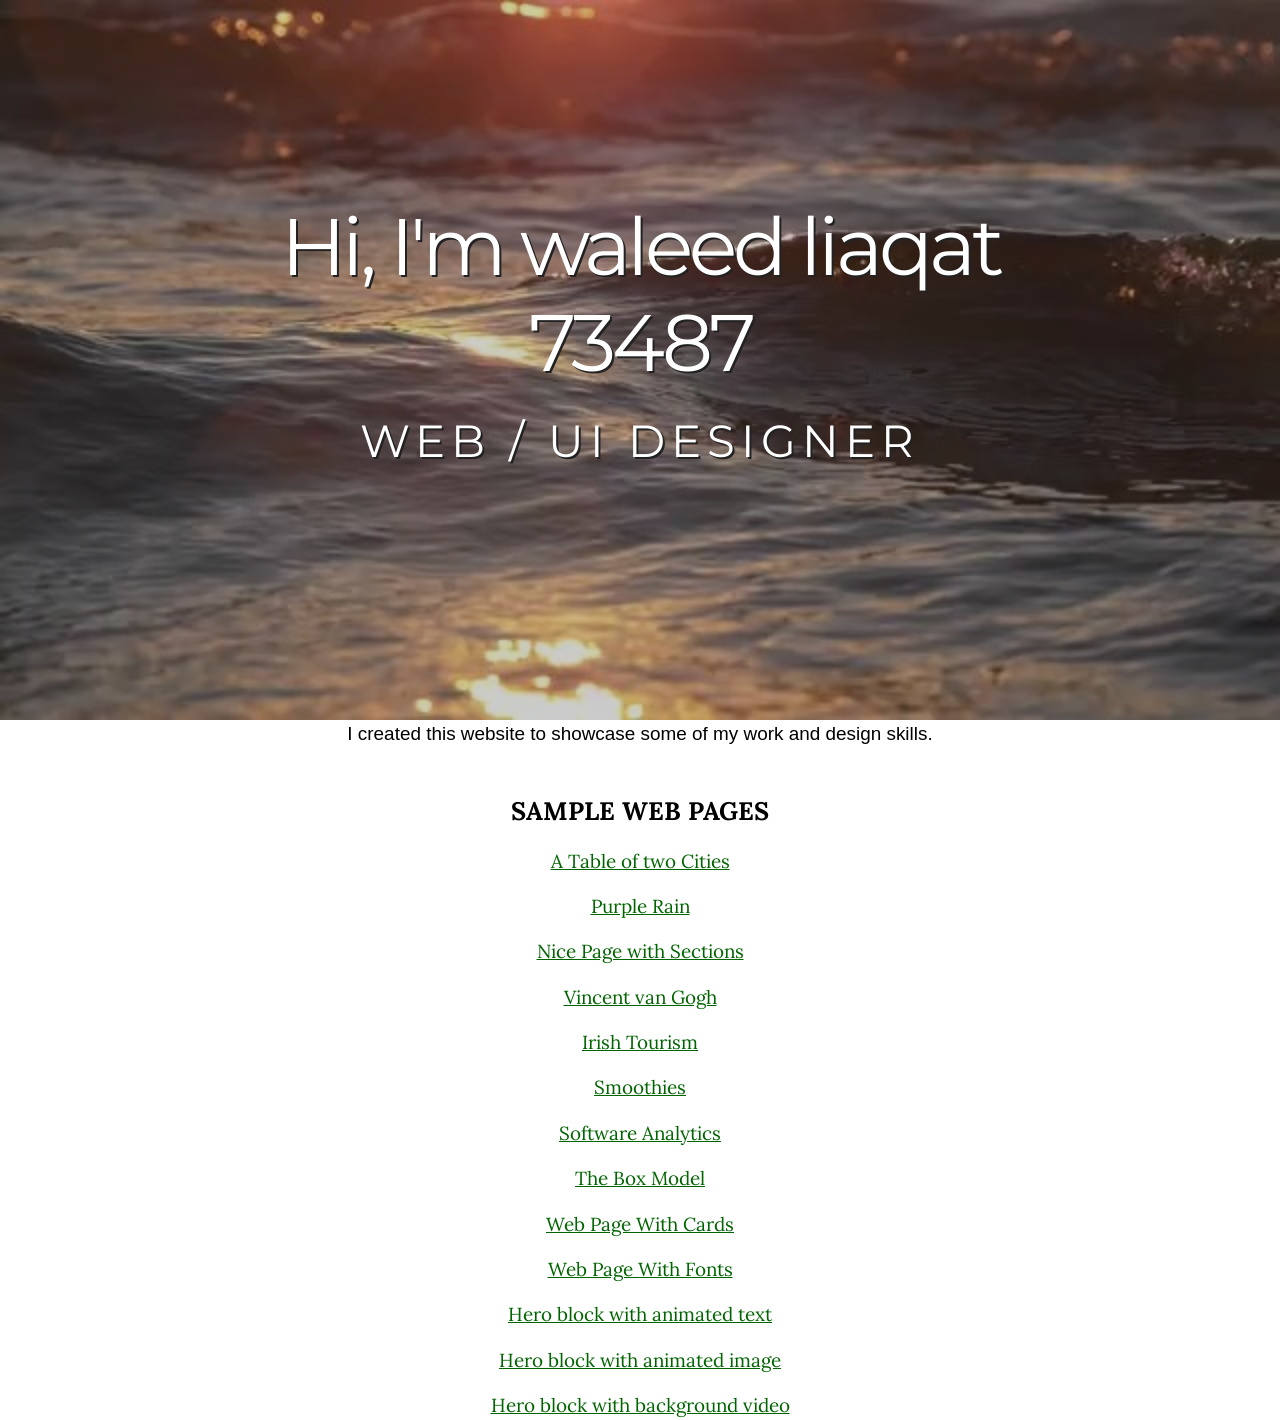
<file: exercises.html>
<!DOCTYPE html>
<html lang="en">
  <head>
    <meta charset="UTF-8" />
    <meta name="viewport" content="width=device-width, initial-scale=1.0" />
    <link rel="apple-touch-icon" sizes="180x180" href="exercises/assests/img/favicon/apple-touch-icon.png">    
<link rel="icon" type="image/png" sizes="32x32" href="exercises/assests/img/favicon/favicon-32x32.png">    
<link rel="icon" type="image/png" sizes="16x16" href="exercises/assests/img/favicon/favicon-16x16.png">    
<link rel="manifest" href="exercises/assests/img/favicon/site.webmanifest">
    <title>waleed liaqat 73487</title>
    <link rel="stylesheet" href="exercises/assets/css/global.css" />
  </head>
  <body>

    <!-- hero block -->
    <header>
      <div class="hero-text-container slide-in-top">
          <h1 class="slide-in-top">Hi, I'm waleed liaqat 73487</h1>
          <h2 class="slide-in-left">Web / UI Designer</h2>
      </div>
      <div class="hero-bg-media">
          <video loop playsinline muted autoplay poster="exercises/assets/videos/picture.jpg" class="background-video" disablepictureinpicture preload="auto">
              <source src="exercises/assets/videos/vid.mp4" type="video/mp4">
          </video>
      </div>
      <div class="bg-overlay"></div>
  </header>
  <!-- /hero block -->

  <main>
   <section>

    <p>
      I created this website to showcase some of my work and design skills.
    </p>
    <section>
      <h3>Sample Web Pages</h3>
<p><a href="exercises/page-1.html">A Table of two Cities</a></p>
<p><a href="exercises/page-2.html">Purple Rain </a></p>
<p><a href="exercises/page-3.html">Nice Page with Sections</a></p>
<p><a href="exercises/page-4.html">Vincent van Gogh</a></p> 
<p><a href="exercises/page-5.html">Irish Tourism</a></p> 
<p><a href="exercises/page-6.html">Smoothies</a></p> 
<p><a href="exercises/page-7.html">Software Analytics</a></p> 
<p><a href="exercises/page-8.html">The Box Model</a></p>
<p><a href="exercises/page-9.html">Web Page With Cards</a></p> 
<p><a href="exercises/page-10.html">Web Page With Fonts</a></p>
<p><a href="exercises/hero-text.html">Hero block with animated text</a></p> 
<p><a href="exercises/hero-image.html">Hero block with animated image</a></p> 
<p><a href="exercises/hero-video.html">Hero block with background video</a></p> 


   </section>

  </main>
    


      </section>
    </div>
  	
  
  </body>
</html>
</file>
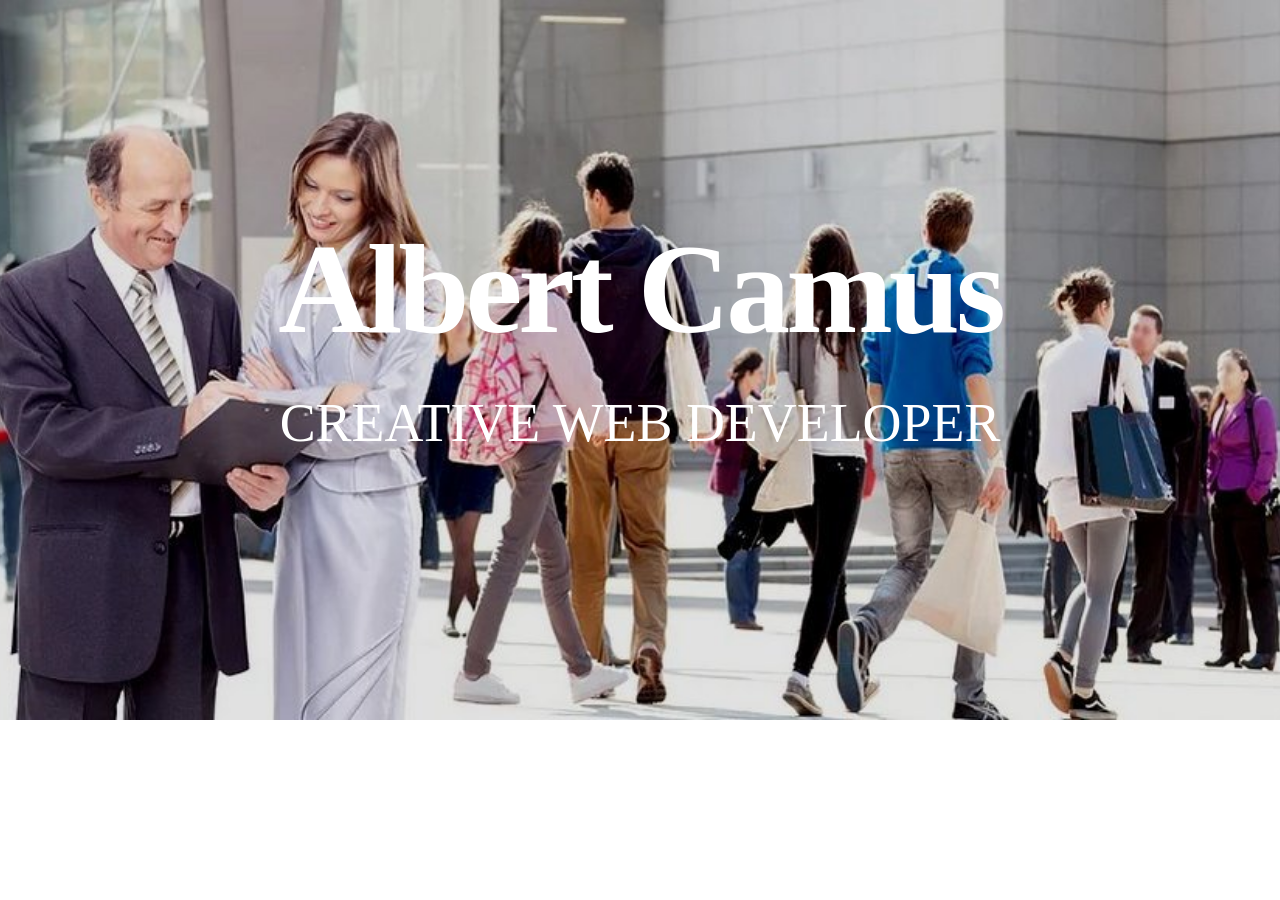
<file: exercises/hero-image.html>
<!DOCTYPE html>
<html lang="en">
<head>
    <meta charset="UTF-8">
    <meta http-equiv="X-UA-Compatible" content="IE=edge">
    <meta name="viewport" content="width=device-width, initial-scale=1.0">
    <title>waleed liaqat 73487</title>
    <meta name="description" content="A hero block with a background image and a tinted overlay.">
    <link rel="stylesheet" href="assets/css/hero-image.css">
</head>


<body>

    <!-- hero block -->
    <header>

        <div class="hero-text-container slide-in-top">
            <!-- Apply slide-in-left for a staggered effect on text -->
            <h1 class="slide-in-left">Albert Camus</h1>
            <h2 class="slide-in-left">Creative Web Developer</h2>
        </div>
        <div class="hero-bg-media">
            <img src="assets/img/business.jpg" alt="sample background image">   
        </div>
        <div class="bd-overly"></div>
    </header>
    <!-- /hero block -->

 

</body>
</html>
</file>
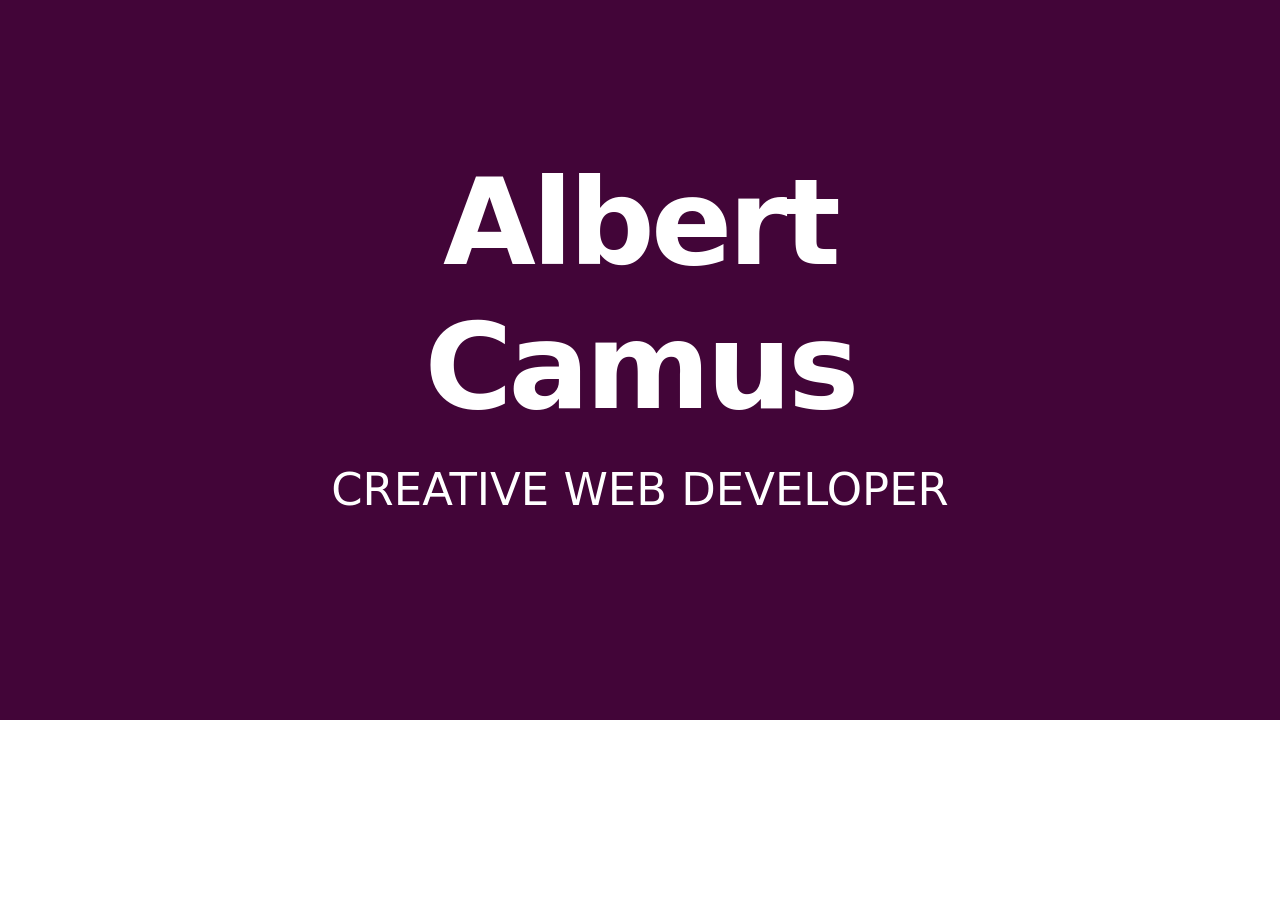
<file: exercises/hero-text.html>
<!DOCTYPE html>
<html lang="en">
<head>
    <meta charset="UTF-8">
    <meta http-equiv="X-UA-Compatible" content="IE=edge">
    <meta name="viewport" content="width=device-width, initial-scale=1.0">
    <title>Hero Block with Text</title>
    <meta name="description" content="An above-the-fold hero block with animated text and various background colours.">

    <link rel="stylesheet" href="assets/css/hero-text.css">

</head>


<body>

    <!-- hero block -->
    <header>

        <div class="hero-text-container">
            <h1>Albert Camus</h1>
            <h2>Creative Web Developer</h2>
        </div>

    </header>
    <!-- /hero block -->

 

</body>
</html>
</file>
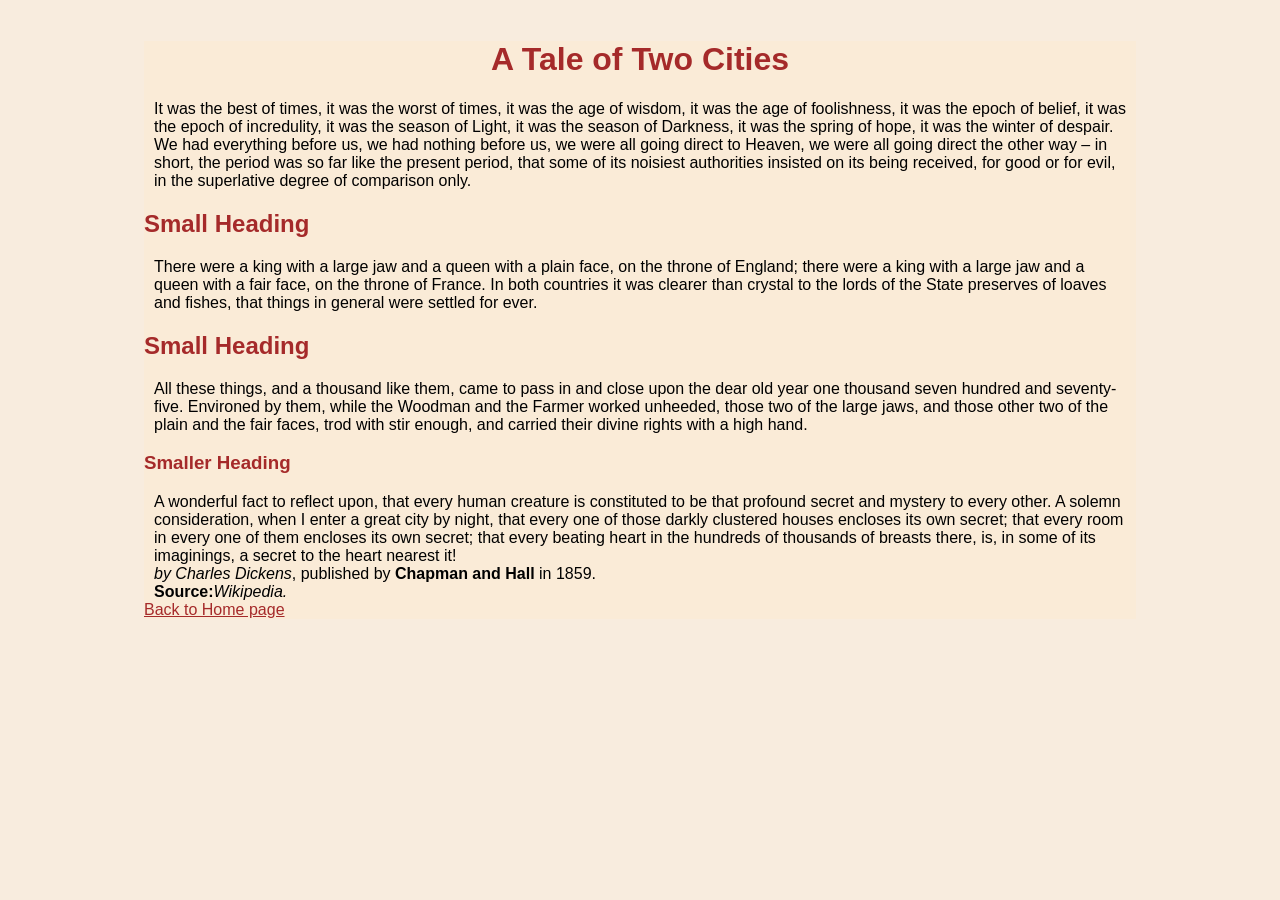
<file: exercises/page-1.html>
<!DOCTYPE html>
<html lang="en">
  <head>
    <meta charset="UTF-8" />
    <meta name="viewport" content="width=device-width, initial-scale=1.0" />
    <title>waleed liaqat 73487</title>
    <link rel="stylesheet" href="assets/css/style-1.css" />
  </head>
  <body>
    <div class="container">
      <h1>A Tale of Two Cities</h1>

      <p>
        It was the best of times, it was the worst of times, it was the age of
        wisdom, it was the age of foolishness, it was the epoch of belief, it
        was the epoch of incredulity, it was the season of Light, it was the
        season of Darkness, it was the spring of hope, it was the winter of
        despair.
      </p>

      <p>
        We had everything before us, we had nothing before us, we were all going
        direct to Heaven, we were all going direct the other way – in short, the
        period was so far like the present period, that some of its noisiest
        authorities insisted on its being received, for good or for evil, in the
        superlative degree of comparison only.
      </p>

      <h2>Small Heading</h2>
      <p>
        There were a king with a large jaw and a queen with a plain face, on the
        throne of England; there were a king with a large jaw and a queen with a
        fair face, on the throne of France. In both countries it was clearer
        than crystal to the lords of the State preserves of loaves and fishes,
        that things in general were settled for ever.
      </p>

      <h2>Small Heading</h2>
      <p>
        All these things, and a thousand like them, came to pass in and close
        upon the dear old year one thousand seven hundred and seventy-five.
        Environed by them, while the Woodman and the Farmer worked unheeded,
        those two of the large jaws, and those other two of the plain and the
        fair faces, trod with stir enough, and carried their divine rights with
        a high hand.
      </p>

      <h3>Smaller Heading</h3>
      <p>
        A wonderful fact to reflect upon, that every human creature is
        constituted to be that profound secret and mystery to every other. A
        solemn consideration, when I enter a great city by night, that every one
        of those darkly clustered houses encloses its own secret; that every
        room in every one of them encloses its own secret; that every beating
        heart in the hundreds of thousands of breasts there, is, in some of its
        imaginings, a secret to the heart nearest it!
      </p>

      <p>
        <em>by Charles Dickens</em>, published by
        <strong>Chapman and Hall</strong> in 1859.<br />
        <strong>Source:</strong><i>Wikipedia.</i>
      </p>

      <a href="../index.html">Back to Home page</a>
    </div>
  </body>
</html>
</file>
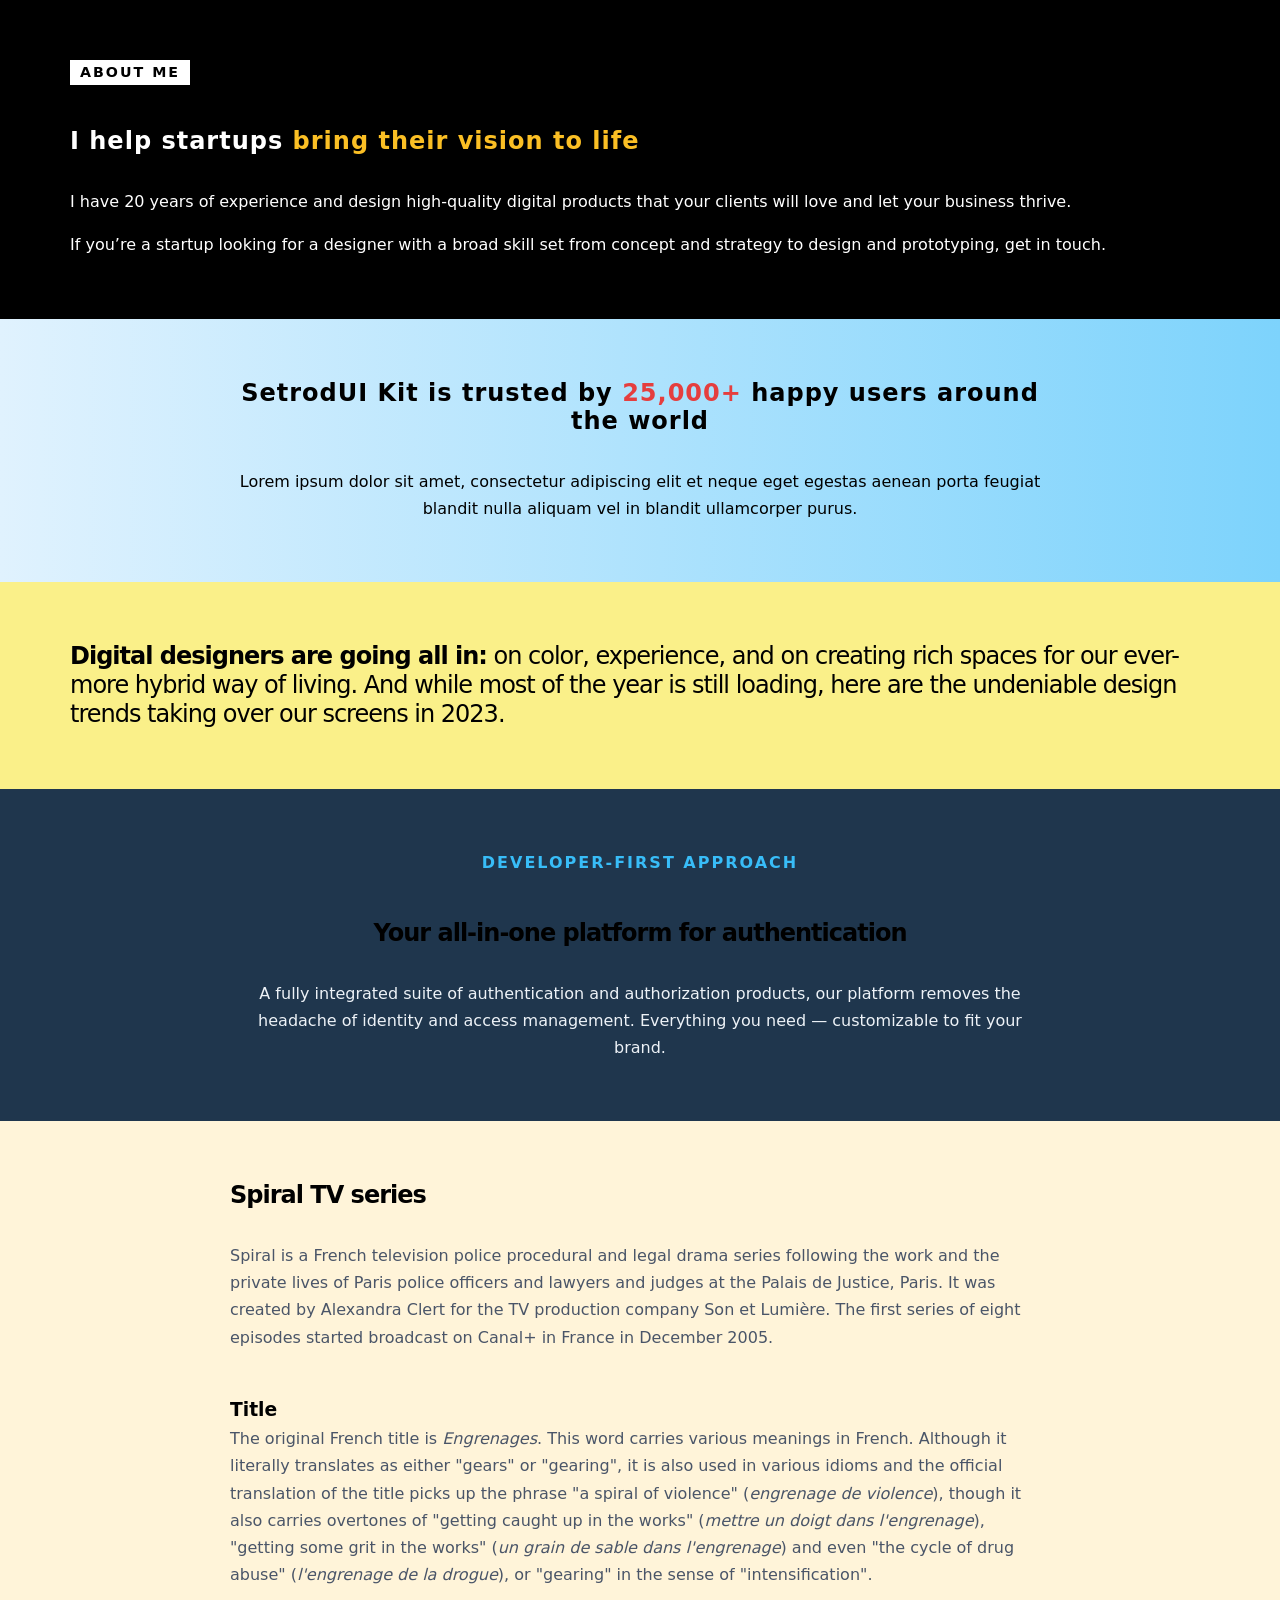
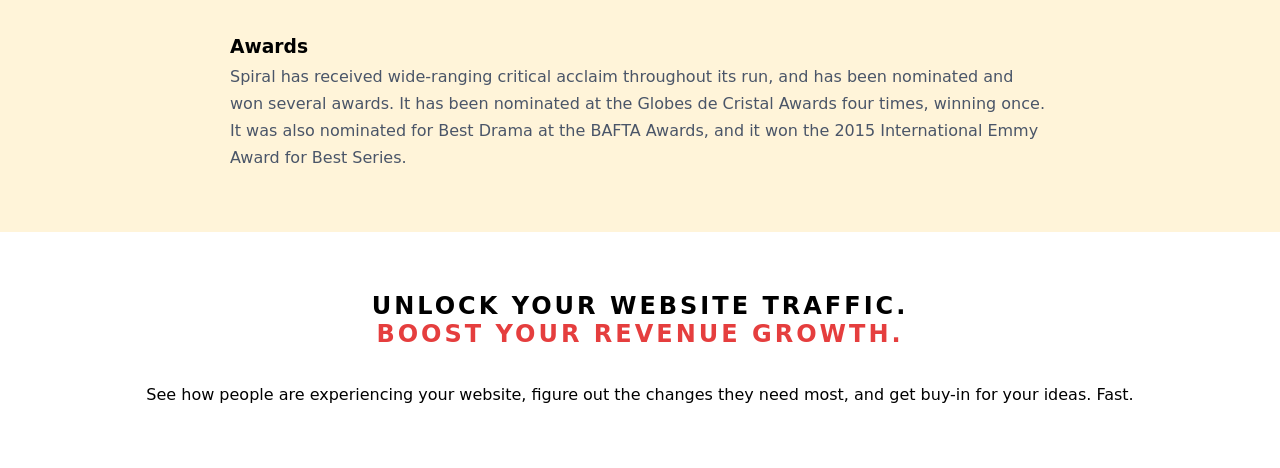
<file: exercises/page-10.html>
<!DOCTYPE html>
<html lang="en">
<head>
	<meta charset="UTF-8">
	<meta http-equiv="X-UA-Compatible" content="IE=edge">
	<meta name="viewport" content="width=device-width, initial-scale=1.0">
	<title>Exercise: Fonts and Responsive Font Size</title>

	<meta name="description" content="Linking your web pages to Google Fonts and formatting text elements by adding Google Font names to your stylesheets.">

	<link rel="stylesheet" href="assets/css/style-10.css">	

</head>

<body>

	<!-- Section starts here -->
	<section class="section-selector-1 w-1140px">

		<div class="badge"><span>ABOUT ME</span></div>

		<h2>I help startups <span>bring their vision to life</span></h2>
		<p>I have 20 years of experience and design high-quality digital products that your clients will love and let your business thrive.</p>

		<p>If you’re a startup looking for a designer with a broad skill set from concept and strategy to design and prototyping, get in touch.</p>

	</section>
	<!-- Section ends here -->


	<!-- Section starts here -->
	<section class="section-selector-2 w-820px text-center">

		<h2>SetrodUI Kit is trusted by <span>25,000+</span> happy users around the world</h2>
		<p>Lorem ipsum dolor sit amet, consectetur adipiscing elit et neque eget egestas aenean porta feugiat blandit nulla aliquam vel in blandit ullamcorper purus.</p>

	</section>
	<!-- Section ends here -->


	<!-- Section starts here -->
	<section class="section-selector-3 w-1140px">

		<h2><span>Digital designers are going all in:</span> on color, experience, and on creating rich spaces for our ever-more hybrid way of living. And while most of the year is still loading, here are the undeniable design trends taking over our screens in 2023.</h2>
	</section>
	<!-- Section ends here -->


	<!-- Section starts here -->
	<section class="section-selector-4 text-center w-820px">

		<div class="badge"><span>DEVELOPER-FIRST APPROACH</span></div>

		<h2>Your all-in-one platform for authentication</h2>

		<p>A fully integrated suite of authentication and authorization products, our platform removes the headache of identity and access management. Everything you need — customizable to fit your brand.</p>

	</section>
	<!-- Section ends here -->


	<!-- Section starts here -->
	<section class="section-selector-5 w-820px">
		<h2>Spiral TV series</h2>

		<p>Spiral is a French television police procedural and legal drama series following the work and the private lives of Paris police officers and lawyers and judges at the Palais de Justice, Paris. It was created by Alexandra Clert for the TV production company Son et Lumière. The first series of eight episodes started broadcast on Canal+ in France in December 2005.</p>

		<h3>Title</h3>
		<p>The original French title is <i>Engrenages</i>. This word carries various meanings in French. Although it literally translates as either "gears" or "gearing", it is also used in various idioms and the official translation of the title picks up the phrase "a spiral of violence" (<i>engrenage de violence</i>), though it also carries overtones of "getting caught up in the works" (<i>mettre un doigt dans l'engrenage</i>), "getting some grit in the works" (<i>un grain de sable dans l'engrenage</i>) and even "the cycle of drug abuse" (<i>l'engrenage de la drogue</i>), or "gearing" in the sense of "intensification".</p>

		<h3>Awards</h3>
		<p>Spiral has received wide-ranging critical acclaim throughout its run, and has been nominated and won several awards. It has been nominated at the Globes de Cristal Awards four times, winning once. It was also nominated for Best Drama at the BAFTA Awards, and it won the 2015 International Emmy Award for Best Series.</p>

	</section>
	<!-- Section ends here -->


	<!-- Section starts here -->
	<section class="section-selector-6 w-1140px text-center">

		<h2>UNLOCK YOUR WEBSITE TRAFFIC.<br>
		<span>BOOST YOUR REVENUE GROWTH.</span></h2>

		<p>See how people are experiencing your website, figure out the changes they need most, and get buy-in for your ideas. Fast.</p>

	</section>
	<!-- Section ends here -->

</body>
</html>
</file>
<file: assets/css/custom.css>
nav.theme-dark {
    background-color: #570034; /* Header background color */
}
header .col-text h2, .col-1 > h3 { line-height: 1.8 }
h1 {
    font-family: 'Playfair Display', serif; /* Cool font style */
    color: #1a1a2e; /* Initial color */
    transition: color 0.3s ease-in-out; /* Smooth color transition */
  }
  
  h1:hover {
    color: #ffa0a0; /* Color changes on hover */
  }
h2 { font-family: 'Lobster', cursive; font-size: 40px; color: #000000; }
header.theme-dark { background-color: #570034 }
header.theme-dark h1 span.highlight { color: var(--red-900) }
header.theme-dark .container-btn a.btn:nth-child(2):link,
header.theme-dark .container-btn a.btn:nth-child(2):visited { color: var(--white-000) }

header.theme-dark h2 { color: #ffa0a0}

footer.theme-dark   { background-color: #570034}
</file>
<file: portfolio/fashion/assets/css/custom.css>
/* Add your custom CSS here */
body { font-family: 'palyfair display', serif;}
.section-selector-1 { background-color: var(--green-800) }
.section-selector-2 { background-color: var(--gray-200) }
.section-selector-4.theme-dark { background-color: var(--green-800) }
.section-selector-4 div[class^='flex-cols-'] div[class^='col-'] figure.icon { color: var(--white-000) }
.theme-dark.section-selector-1 a:link,
.theme-dark.section-selector-1 a:visited { color: var(--green-200) }

.theme-dark.section-selector-1 a:focus,
.theme-dark.section-selector-1 a:hover,
.theme-dark.section-selector-1 a:active { color: var(--white-000) }
header h1 { font-size: var(--font-size-xxxl) }
</file>
<file: portfolio/smoothies/assets/css/custom.css>
/* Add your custom CSS here */
body{ font-family: "Neucha", cursive;}
.section-selector-1 > p { color: var(--purple-800) }
.section-selector-2 { background-color: var(--pink-200) }
.section-selector-2 h2 { color: var(--red-700) }
.section-selector-3 { background-color: var(--green-200) }
.section-selector-3 h2 { color: var(--green-700) }
.section-selector-4 { background-color: var(--purple-800) }
.section-selector-4 h2 { color: var(--white-000) }
.section-selector-4 .col-text p { color: var(--white-000) }
.section-selector-5 { background-color: var(--yellow-200) }
.section-selector-5 h2 { color: var(--yellow-600) }
header h1 { font-size: var(--font-size-xxxl) }
header h2 { font-size: var(--font-size-xxl) }

header h1, header h2 { letter-spacing: -1px }
.section-selector-1 p.bigger-desktop { font-size: var(--font-size-xl) }
.section-selector-1 p.bigger-mobile  { font-size: var(--font-size-lg) }
.cols-2-half .col-2 h2 {
    font-size: var(--font-size-xxl);
}

.cols-2-half .col-2 p {
    font-size: var(--font-size-md);
}

.cols-2-half .col-2 h2,
.cols-2-half .col-2 p { letter-spacing: 1px }
</file>
<file: exercises/assets/css/global.css>
/* Import Google Fonts */
@import url('https://fonts.googleapis.com/css2?family=Lora:wght@400;600&family=Montserrat:wght@700&display=swap');

/* ============= WEB BROWSER RESETS ============ */
* { margin: 0; padding: 0; border: none }
*, *::before, *::after { box-sizing: border-box }
html { height: 100%; font-size: 100%; font: inherit; vertical-align: baseline; scroll-behavior: smooth; scroll-padding-top: 20px }
body { line-height: 1.5; min-height: 100vh; margin-left: auto; margin-right: auto; min-height: 100vh }  
@media (max-width: 767px ) { body { text-rendering: optimizeSpeed } }
@media (min-width: 768px ) { body { text-rendering: optimizeLegibility } }
nav, header, section, footer { width: 100% }
nav *:last-child, header *:last-child, section *:last-child, footer *:last-child { margin-bottom: 0 }
img { width: 100%; height: auto; display: block }
input, button, textarea, select { font: inherit }
h1, h2, h3, h4, p, li { word-break: break-word; hyphens: auto }

/* ============ CUSTOM PROPERTIES ============  */

:root {
    /* ==== Color variables ==== */
    --black-000: #000000;
    --white-000: #ffffff;
    --trans-000: transparent;

    --slate-050: #ECEFF1;
    --slate-100: #CFD8DC;
    --slate-200: #B0BEC5;
    --slate-300: #90A4AE;
    --slate-400: #78909C;
    --slate-500: #607D8B;
    --slate-600: #546E7A;
    --slate-700: #455A64;
    --slate-800: #37474F;
    --slate-900: #263238;

    --trend-bg-dark: #1b2631; /* Dark background color */

    /* ==== Font Variables ==== */
    --font-heading: 'Montserrat', sans-serif;
    --font-subheading: 'Lora', serif;
    --global-font: sans-serif;

    /* ==== Fluid font sizes ==== */
    --fs-sm: clamp(0.8rem, 0.17vi + 0.76rem, 0.89rem);
    --fs-base: clamp(1rem, 0.34vi + 0.91rem, 1.19rem);
    --fs-md: clamp(1.25rem, 0.61vi + 1.1rem, 1.58rem);
    --fs-lg: clamp(1.56rem, 1vi + 1.31rem, 2.11rem);
    --fs-xl: clamp(1.95rem, 1.56vi + 1.56rem, 2.81rem);
    --fs-xxl: clamp(2.44rem, 2.38vi + 1.85rem, 3.75rem);
    --fs-xxxl: clamp(3.05rem, 3.54vi + 2.17rem, 5rem);
}

/* Global font */
body { font-family: var(--global-font); }

/* ================= ENDS ================ */

body {
    text-align: center;
    font-family: sans-serif;
}

h1 {
    font-size: var(--fs-xxxl);
    font-weight: normal;
    font-family: var(--font-heading);
    letter-spacing: -2px;
    margin-bottom: 12px;
    line-height: 1.2;
}

h2 {
    font-size: var(--fs-xl);
    font-family: var(--font-heading);
    letter-spacing: 6px;
    margin-bottom: 48px;
    line-height: 1.2;
}

h3 {
    font-size: var(--fs-md);
    font-family: var(--font-subheading);
    margin-top: 48px;
    margin-bottom: 20px;
    line-height: 1.2;
    text-transform: uppercase;
}

p {
    font-size: var(--fs-base);
    margin-bottom: 16px;
}

a { 
    color: darkgreen;
    font-family: var(--font-subheading);
}

/* ============= CSS FOR HERO BLOCK ============= */

header {
    display: flex;
    flex-direction: column;
    justify-content: center;
    padding: 0 20% 4% 20%;
    text-align: center;

    background-color: var(--trend-bg-dark); /* Updated to a darker background */
    position: relative;
}

/* Set minimum height of hero block */
@media (min-width: 768px) { 
    header { min-height: 80vh } 
}
@media (max-width: 767px) { 
    header { min-height: 500px } 
}

.hero-text-container h1, 
.hero-text-container h2 {
    line-height: 1.2;
    color: #fff;
    text-shadow: 2px 2px #222;
}

.hero-text-container h1 {
    margin-bottom: 24px;
    font-size: var(--fs-xxxl);
    letter-spacing: -4px;
}

.hero-text-container h2 {
    font-weight: normal;
    font-size: var(--fs-xl);
    text-transform: uppercase;
}

/* ======== END CSS FOR HERO BLOCK ======== */

.slide-in-top {
	animation: slide-in-top 1s cubic-bezier(0.250, 0.460, 0.450, 0.940) both;
}

/**
 * ----------------------------------------
 * animation slide-in-top
 * ----------------------------------------
 */
 @keyframes slide-in-top {
    0% {
      transform: translateY(-1000px);
      opacity: 0;
    }
    100% {
      transform: translateY(0);
      opacity: 1;
    }
  }

  .slide-in-left {
	animation: slide-in-left 0.5s cubic-bezier(0.250, 0.460, 0.450, 0.940) both;
}

/**
 * ----------------------------------------
 * animation slide-in-left
 * ----------------------------------------
 */
 @keyframes slide-in-left {
    0% {
      transform: translateX(-1000px);
      opacity: 0;
    }
    100% {
      transform: translateX(0);
      opacity: 1;
    }
  }

.hero-text-container {
    position: relative; 
    z-index: 2;
}    
    
.hero-bg-media {
    position: absolute; 
    top: 0; right: 0; bottom: 0; left: 0; 
    z-index: 0;
}
                    
.hero-bg-media * {
    object-fit: cover; width: 100%; height: 100%;
}

.bg-overlay {
  position: absolute; 
  top: 0; right: 0; bottom: 0; left: 0;  
  z-index: 1;
  background-image: linear-gradient(rgba(0,0,0,0.2),rgba(0,0,0,0.2));   
}
</file>
<file: exercises/assets/css/hero-image.css>
/*  ============= WEB BROWSER RESETS ============ */
* { margin: 0; padding: 0; border: none }
*, *::before, *::after { box-sizing: border-box }
html { height: 100%; font-size: 100%; font: inherit; vertical-align: baseline;
scroll-behavior: smooth; scroll-padding-top: 20px }
body { line-height: 1.5; min-height: 100vh; 
margin-left: auto; margin-right: auto; min-height: 100vh }  
@media (max-width: 767px ) { body { text-rendering: optimizeSpeed } }
@media (min-width: 768px ) { body { text-rendering: optimizeLegibility } }
nav, header, section, footer { width: 100% }
nav *:last-child, header *:last-child, section *:last-child, footer *:last-child { margin-bottom: 0 }
img { width: 100%; height: auto; display: block }
input, button, textarea, select { font: inherit }
h1, h2, h3, h4, p, li { word-break: break-word; hyphens: auto }

/* ============ CUSTOM PROPERTIES ============  */

/* ============ CUSTOM PROPERTIES ============ */
:root {

    /* Color variables */
    --black-000: #000000;
    --white-000: #ffffff;
    --trans-000: transparent;

    --slate-050: #ECEFF1;
    --slate-100: #CFD8DC;
    --slate-200: #B0BEC5;
    --slate-300: #90A4AE;
    --slate-400: #78909C;
    --slate-500: #607D8B;
    --slate-600: #546E7A;
    --slate-700: #455A64;
    --slate-800: #37474F;
    --slate-900: #263238;

    --gray-050: #F9FAFB;
    --gray-100: #f7fafc;
    --gray-200: #edf2f7;
    --gray-300: #e2e8f0;
    --gray-400: #cbd5e0;
    --gray-500: #a0aec0;
    --gray-600: #718096;
    --gray-700: #4a5568;
    --gray-800: #2d3748;
    --gray-900: #1a202c;

    --red-050: #FEF2F2;
    --red-100: #fff5f5;
    --red-200: #fed7d7;
    --red-300: #feb2b2;
    --red-400: #fc8181;
    --red-500: #f56565;
    --red-600: #e53e3e;
    --red-700: #c53030;
    --red-800: #9b2c2c;
    --red-900: #742a2a;

    --orange-050: #FFF7ED;
    --orange-100: #fffaf0;
    --orange-200: #feebc8;
    --orange-300: #fbd38d;
    --orange-400: #f6ad55;
    --orange-500: #ed8936;
    --orange-600: #dd6b20;
    --orange-700: #c05621;
    --orange-800: #9c4221;
    --orange-900: #7b341e;

    --amber-050: #FFFBEB;
    --amber-100: #FEF3C7;
    --amber-200: #FDE68A;
    --amber-300: #FCD34D;
    --amber-400: #FBBF24;
    --amber-500: #F59E0B;
    --amber-600: #D97706;
    --amber-700: #B45309;
    --amber-800: #92400E;
    --amber-900: #78350F;

    --yellow-050: #FEFCE8;
    --yellow-100: #fffff0;
    --yellow-200: #fefcbf;
    --yellow-300: #faf089;
    --yellow-400: #f6e05e;
    --yellow-500: #ecc94b;
    --yellow-600: #d69e2e;
    --yellow-700: #b7791f;
    --yellow-800: #975a16;
    --yellow-900: #744210;

    --lime-050: #F7FEE7;
    --lime-100: #ECFCCB;
    --lime-200: #D9F99D;
    --lime-300: #BEF264;
    --lime-400: #A3E635;
    --lime-500: #84CC16;
    --lime-600: #65A30D;
    --lime-700: #4D7C0F;
    --lime-800: #3F6212;
    --lime-900: #365314;

    --green-050: #F0FDF4;
    --green-100: #f0fff4;
    --green-200: #c6f6d5;
    --green-300: #9ae6b4;
    --green-400: #14f195;
    --green-500: #48bb78;
    --green-600: #38a169;
    --green-700: #2f855a;
    --green-800: #276749;
    --green-900: #22543d;

    --teal-050: #F0FDFA;
    --teal-100: #CCFBF1;
    --teal-200: #99F6E4;
    --teal-300: #5EEAD4;
    --teal-400: #2DD4BF;
    --teal-500: #14B8A6;
    --teal-600: #0D9488;
    --teal-700: #0F766E;
    --teal-800: #115E59;
    --teal-900: #134E4A;

    --cyan-050: #ECFEFF;
    --cyan-100: #CFFAFE;
    --cyan-200: #A5F3FC;
    --cyan-300: #67E8F9;
    --cyan-400: #22D3EE;
    --cyan-500: #06B6D4;
    --cyan-600: #0891B2;
    --cyan-700: #0E7490;
    --cyan-800: #155E75;
    --cyan-900: #164E63;

    --sky-050: #F0F9FF;
    --sky-100: #E0F2FE;
    --sky-200: #BAE6FD;
    --sky-300: #7DD3FC;
    --sky-400: #38BDF8;
    --sky-500: #0EA5E9;
    --sky-600: #0284C7;
    --sky-700: #0369A1;
    --sky-800: #075985;
    --sky-900: #0C4A6E;

    --blue-050: #EFF6FF;
    --blue-100: #DBEAFE;
    --blue-200: #BFDBFE;
    --blue-300: #93C5FD;
    --blue-400: #60A5FA;
    --blue-500: #3B82F6;
    --blue-600: #2563EB;
    --blue-700: #1D4ED8;
    --blue-800: #1E40AF;
    --blue-900: #1E3A8A;

    --indigo-050: #EEF2FF;
    --indigo-100: #E0E7FF;
    --indigo-200: #C7D2FE;
    --indigo-300: #A5B4FC;
    --indigo-400: #818CF8;
    --indigo-500: #6366F1;
    --indigo-600: #4F46E5;
    --indigo-700: #4338CA;
    --indigo-800: #3730A3;
    --indigo-900: #312E81;

    --purple-050: #FAF5FF;
    --purple-100: #F3E8FF;
    --purple-200: #E9D5FF;
    --purple-300: #D8B4FE;
    --purple-400: #C084FC;
    --purple-500: #A855F7;
    --purple-600: #9333EA;
    --purple-700: #7E22CE;
    --purple-800: #6B21A8;
    --purple-900: #581C87;

    --fuchsia-050: #FDF4FF;
    --fuchsia-100: #FAE8FF;
    --fuchsia-200: #F5D0FE;
    --fuchsia-300: #F0ABFC;
    --fuchsia-400: #E879F9;
    --fuchsia-500: #D946EF;
    --fuchsia-600: #C026D3;
    --fuchsia-700: #A21CAF;
    --fuchsia-800: #86198F;
    --fuchsia-900: #701A75;

    --pink-050: #FDF2F8;
    --pink-100: #FCE7F3;
    --pink-200: #FBCFE8;
    --pink-300: #F9A8D4;
    --pink-400: #F472B6;
    --pink-500: #EC4899;
    --pink-600: #DB2777;
    --pink-700: #BE185D;
    --pink-800: #9D174D;
    --pink-900: #831843;

    --rose-050: #FFF1F2;
    --rose-100: #FFE4E6;
    --rose-200: #FECDD3;
    --rose-300: #FDA4AF;
    --rose-400: #FB7185;
    --rose-500: #F43F5E;
    --rose-600: #E11D48;
    --rose-700: #BE123C;
    --rose-800: #9F1239;
    --rose-900: #881337;

    --brown-050: #EFEBE9;
    --brown-100: #D7CCC8;
    --brown-200: #BCAAA4;
    --brown-300: #A1887F;
    --brown-400: #8D6E63;
    --brown-500: #795548;
    --brown-600: #6D4C41;
    --brown-700: #5D4037;
    --brown-800: #4E342E;
    --brown-900: #3E2723;

    --trend-050: #fff4d9;
    --trend-100: #fdd0bb;
    --trend-200: #fea8b3;
    --trend-300: #d4eee6;
    --trend-400: #bde5fe;
    --trend-500: #0000fe;
    --trend-600: #400c3e;
    --trend-700: #2c4763;
    --trend-800: #1f364d;
    --trend-900: #0e2439;


    
/* Alternatives to default sans-serif font */
--font-sans: -apple-system, system-ui, BlinkMacSystemFont, Segoe UI, Roboto, Helvetica Neue, Fira Sans, Ubuntu, Oxygen, Oxygen Sans, Cantarell, Droid Sans, Apple Color Emoji, Segoe UI Emoji, Segoe UI Emoji, Segoe UI Symbol, Lucida Grande, Helvetica, Arial, sans-serif;

/* Alternatives to default serif font */
--font-serif: Cambria, "Hoefler Text", Utopia, "Liberation Serif", "Nimbus Roman No9 L Regular", Times, "Times New Roman", serif;

/* Alternatives to default monospace font */
--font-monospace: Menlo, Monaco, Consolas, "Liberation Mono", "Courier New", monospace;

--fs-sm: clamp(0.8rem, 0.17vi + 0.76rem, 0.89rem);
--fs-base: clamp(1rem, 0.34vi + 0.91rem, 1.19rem);
--fs-md: clamp(1.25rem, 0.61vi + 1.1rem, 1.58rem);
--fs-lg: clamp(1.56rem, 1vi + 1.31rem, 2.11rem);
--fs-xl: clamp(1.95rem, 1.56vi + 1.56rem, 2.81rem);
--fs-xxl: clamp(2.44rem, 2.38vi + 1.85rem, 3.75rem);
--fs-xxxl: clamp(3.05rem, 3.54vi + 2.17rem, 5rem);

}

/* Hero Block Styles */
header {
    display: flex;
    flex-direction: column;
    justify-content: center;
    padding: 0 20% 4% 20%;
    text-align: center;
    background-image: linear-gradient(90deg, #07092f, #052c53);
    position: relative;
}

@media (min-width: 768px) { 
    header { min-height: 80vh; } 
}

@media (max-width: 767px) { 
    header { min-height: 500px; }
    text-shadow: 2px 2px #222;
}

.hero-text-container h1, 
.hero-text-container h2 {
    line-height: 1.2;
    color: #fff;
}

.hero-text-container h1 {
    margin-bottom: 24px;
    font-size: calc(var(--fs-xxxl) * 1.6); /* Increased multiplier */
    letter-spacing: -4px;
}

.hero-text-container h2 {
    font-weight: normal;
    font-size: calc(var(--fs-xl) * 1.2); /* Increased multiplier */
    text-transform: uppercase;
}

/* Animations */
.slide-in-top {
    animation: slide-in-top 1s cubic-bezier(0.250, 0.460, 0.450, 0.940) both;
}

@keyframes slide-in-top {
    0% {
        transform: translateY(-1000px);
        opacity: 0;
    }
    100% {
        transform: translateY(0);
        opacity: 1;
    }
}

.slide-in-left {
    animation: slide-in-left 0.5s cubic-bezier(0.250, 0.460, 0.450, 0.940) both;
}

@keyframes slide-in-left {
    0% {
        transform: translateX(-1000px);
        opacity: 0;
    }
    100% {
        transform: translateX(0);
        opacity: 1;
    }
}

.hero-text-container {
    position: relative;
    z-index: 2;
}    

.hero-bg-media {
    position: absolute;
    top: 0;
    right: 0;
    bottom: 0;
    left: 0;
    z-index: 0;
}

.hero-bg-media img {
    object-fit: cover;
    width: 100%;
    height: 100%;
}
.bg-overlay {
    position: absolute; 
    top: 0; right: 0; bottom: 0; left: 0;  
    z-index: 1;
    background-image: linear-gradient(rgba(0,0,0,0.3),rgba(0,0,0,0.3));   
 }
</file>
<file: exercises/assets/css/hero-text.css>
/*  ============= WEB BROWSER RESETS ============ */
* { margin: 0; padding: 0; border: none }
*, *::before, *::after { box-sizing: border-box }
html { height: 100%; font-size: 100%; font: inherit; vertical-align: baseline;
scroll-behavior: smooth; scroll-padding-top: 20px }
body { line-height: 1.5; min-height: 100vh; 
margin-left: auto; margin-right: auto; min-height: 100vh }  
@media (max-width: 767px ) { body { text-rendering: optimizeSpeed } }
@media (min-width: 768px ) { body { text-rendering: optimizeLegibility } }
nav, header, section, footer { width: 100% }
nav *:last-child, header *:last-child, section *:last-child, footer *:last-child { margin-bottom: 0 }
img { width: 100%; height: auto; display: block }
input, button, textarea, select { font: inherit }
h1, h2, h3, h4, p, li { word-break: break-word; hyphens: auto }

/* ============ CUSTOM PROPERTIES ============  */

:root {
    /* ==== Color variables ==== */
    --black-000: #000000;
    --white-000: #ffffff;
    --trans-000: transparent;

    --slate-050: #ECEFF1;
    --slate-100: #CFD8DC;
    --slate-200: #B0BEC5;
    --slate-300: #90A4AE;
    --slate-400: #78909C;
    --slate-500: #607D8B;
    --slate-600: #546E7A;
    --slate-700: #455A64;
    --slate-800: #37474F;
    --slate-900: #263238;

    --gray-050: #F9FAFB;
    --gray-100: #f7fafc;
    --gray-200: #edf2f7;
    --gray-300: #e2e8f0;
    --gray-400: #cbd5e0;
    --gray-500: #a0aec0;
    --gray-600: #718096;
    --gray-700: #4a5568;
    --gray-800: #2d3748;
    --gray-900: #1a202c;

    --red-050: #FEF2F2;
    --red-100: #fff5f5;
    --red-200: #fed7d7;
    --red-300: #feb2b2;
    --red-400: #fc8181;
    --red-500: #f56565;
    --red-600: #e53e3e;
    --red-700: #c53030;
    --red-800: #9b2c2c;
    --red-900: #742a2a;

    --orange-050: #FFF7ED;
    --orange-100: #fffaf0;
    --orange-200: #feebc8;
    --orange-300: #fbd38d;
    --orange-400: #f6ad55;
    --orange-500: #ed8936;
    --orange-600: #dd6b20;
    --orange-700: #c05621;
    --orange-800: #9c4221;
    --orange-900: #7b341e;

    --amber-050: #FFFBEB;
    --amber-100: #FEF3C7;
    --amber-200: #FDE68A;
    --amber-300: #FCD34D;
    --amber-400: #FBBF24;
    --amber-500: #F59E0B;
    --amber-600: #D97706;
    --amber-700: #B45309;
    --amber-800: #92400E;
    --amber-900: #78350F;

    --yellow-050: #FEFCE8;
    --yellow-100: #fffff0;
    --yellow-200: #fefcbf;
    --yellow-300: #faf089;
    --yellow-400: #f6e05e;
    --yellow-500: #ecc94b;
    --yellow-600: #d69e2e;
    --yellow-700: #b7791f;
    --yellow-800: #975a16;
    --yellow-900: #744210;

    --lime-050: #F7FEE7;
    --lime-100: #ECFCCB;
    --lime-200: #D9F99D;
    --lime-300: #BEF264;
    --lime-400: #A3E635;
    --lime-500: #84CC16;
    --lime-600: #65A30D;
    --lime-700: #4D7C0F;
    --lime-800: #3F6212;
    --lime-900: #365314;

    --green-050: #F0FDF4;
    --green-100: #f0fff4;
    --green-200: #c6f6d5;
    --green-300: #9ae6b4;
    --green-400: #14f195;
    --green-500: #48bb78;
    --green-600: #38a169;
    --green-700: #2f855a;
    --green-800: #276749;
    --green-900: #22543d;

    --teal-050: #F0FDFA;
    --teal-100: #CCFBF1;
    --teal-200: #99F6E4;
    --teal-300: #5EEAD4;
    --teal-400: #2DD4BF;
    --teal-500: #14B8A6;
    --teal-600: #0D9488;
    --teal-700: #0F766E;
    --teal-800: #115E59;
    --teal-900: #134E4A;

    --cyan-050: #ECFEFF;
    --cyan-100: #CFFAFE;
    --cyan-200: #A5F3FC;
    --cyan-300: #67E8F9;
    --cyan-400: #22D3EE;
    --cyan-500: #06B6D4;
    --cyan-600: #0891B2;
    --cyan-700: #0E7490;
    --cyan-800: #155E75;
    --cyan-900: #164E63;

    --sky-050: #F0F9FF;
    --sky-100: #E0F2FE;
    --sky-200: #BAE6FD;
    --sky-300: #7DD3FC;
    --sky-400: #38BDF8;
    --sky-500: #0EA5E9;
    --sky-600: #0284C7;
    --sky-700: #0369A1;
    --sky-800: #075985;
    --sky-900: #0C4A6E;

    --blue-050: #EFF6FF;
    --blue-100: #DBEAFE;
    --blue-200: #BFDBFE;
    --blue-300: #93C5FD;
    --blue-400: #60A5FA;
    --blue-500: #3B82F6;
    --blue-600: #2563EB;
    --blue-700: #1D4ED8;
    --blue-800: #1E40AF;
    --blue-900: #1E3A8A;

    --indigo-050: #EEF2FF;
    --indigo-100: #E0E7FF;
    --indigo-200: #C7D2FE;
    --indigo-300: #A5B4FC;
    --indigo-400: #818CF8;
    --indigo-500: #6366F1;
    --indigo-600: #4F46E5;
    --indigo-700: #4338CA;
    --indigo-800: #3730A3;
    --indigo-900: #312E81;

    --purple-050: #FAF5FF;
    --purple-100: #F3E8FF;
    --purple-200: #E9D5FF;
    --purple-300: #D8B4FE;
    --purple-400: #C084FC;
    --purple-500: #A855F7;
    --purple-600: #9333EA;
    --purple-700: #7E22CE;
    --purple-800: #6B21A8;
    --purple-900: #581C87;

    --fuchsia-050: #FDF4FF;
    --fuchsia-100: #FAE8FF;
    --fuchsia-200: #F5D0FE;
    --fuchsia-300: #F0ABFC;
    --fuchsia-400: #E879F9;
    --fuchsia-500: #D946EF;
    --fuchsia-600: #C026D3;
    --fuchsia-700: #A21CAF;
    --fuchsia-800: #86198F;
    --fuchsia-900: #701A75;

    --pink-050: #FDF2F8;
    --pink-100: #FCE7F3;
    --pink-200: #FBCFE8;
    --pink-300: #F9A8D4;
    --pink-400: #F472B6;
    --pink-500: #EC4899;
    --pink-600: #DB2777;
    --pink-700: #BE185D;
    --pink-800: #9D174D;
    --pink-900: #831843;

    --rose-050: #FFF1F2;
    --rose-100: #FFE4E6;
    --rose-200: #FECDD3;
    --rose-300: #FDA4AF;
    --rose-400: #FB7185;
    --rose-500: #F43F5E;
    --rose-600: #E11D48;
    --rose-700: #BE123C;
    --rose-800: #9F1239;
    --rose-900: #881337;

    --brown-050: #EFEBE9;
    --brown-100: #D7CCC8;
    --brown-200: #BCAAA4;
    --brown-300: #A1887F;
    --brown-400: #8D6E63;
    --brown-500: #795548;
    --brown-600: #6D4C41;
    --brown-700: #5D4037;
    --brown-800: #4E342E;
    --brown-900: #3E2723;

    --trend-050: #fff4d9;
    --trend-100: #fdd0bb;
    --trend-200: #fea8b3;
    --trend-300: #d4eee6;
    --trend-400: #bde5fe;
    --trend-500: #0000fe;
    --trend-600: #400c3e;
    --trend-700: #2c4763;
    --trend-800: #1f364d;
    --trend-900: #0e2439;

    /* ==== Nicer than browser default fonts ==== */
    --font-sans: -apple-system, system-ui, BlinkMacSystemFont, Segoe UI, Roboto, Helvetica Neue, Fira Sans, Ubuntu, Oxygen, Oxygen Sans, Cantarell, Droid Sans, Apple Color Emoji, Segoe UI Emoji, Segoe UI Emoji, Segoe UI Symbol, Lucida Grande, Helvetica, Arial, sans-serif;
    --font-serif: Cambria, "Hoefler Text", Utopia, "Liberation Serif", "Nimbus Roman No9 L Regular", Times, "Times New Roman", serif;
    --font-monospace: Menlo, Monaco, Consolas, "Liberation Mono", "Courier New", monospace;
    
    --global-font: var(--font-sans);

    /* ==== Fluid font sizes ==== */
    --fs-sm: clamp(0.8rem, 0.17vi + 0.76rem, 0.89rem);
    --fs-base: clamp(1rem, 0.34vi + 0.91rem, 1.19rem);
    --fs-md: clamp(1.25rem, 0.61vi + 1.1rem, 1.58rem);
    --fs-lg: clamp(1.56rem, 1vi + 1.31rem, 2.11rem);
    --fs-xl: clamp(1.95rem, 1.56vi + 1.56rem, 2.81rem);
    --fs-xxl: clamp(2.44rem, 2.38vi + 1.85rem, 3.75rem);
    --fs-xxxl: clamp(3.05rem, 3.54vi + 2.17rem, 5rem);

}

/* Global font */
body { font-family: var(--global-font); }


/* ============= CSS FOR HERO BLOCK ============= */

header {
    /* Flexbox to centre child div vertically */
    display: flex;
    flex-direction: column;
    justify-content: center;
    /* Spacing around child div inside hero block */
    padding: 0 20% 4% 20%;
    /* Optionally, centre child div horizontally */
    text-align: center;
    /* Background colour */
    background-color: rgb(66, 5, 56);
}

/* Set minimum height of hero block */
@media (min-width: 768px) { 
    header { min-height: 80vh } 
}
@media (max-width: 767px) { 
    header { min-height: 500px } 
}

.hero-text-container h1, 
.hero-text-container h2 {
    line-height: 1.2;
    color:#fff;
}

.hero-text-container h1 {
    /* Space under h1 and above h2 */
    margin-bottom: 24px;
    /* Set main heading to extra large size */
    font-size: calc(var(--fs-xxxl) * 1.5);
    /* When text extra large, decrease spacing between characters  */
    letter-spacing: -4px;
}

.hero-text-container h2 {
    /* Optionally, remove default weight of 'bold' from h2 */
    font-weight: normal;
    font-size: var(--fs-xl);
    /* Optionally, change text in h2 to all capital letters */
    text-transform: uppercase;
}

/* ======== END CSS FOR HERO BLOCK ======== */
</file>
<file: exercises/assets/css/style-1.css>
/* global.css: Basic styles for the entire site */
body {
  font-family: Arial, sans-serif;
  margin: 0;
  padding: 20px;
  background-color: #f8ecde;
}
h1 {
  color: brown;
  text-align: center;
}
h2,
h3,
a {
  color: brown;
}
.container p {
  margin: 0 10px;
}

@media only screen and (min-width: 200px) and (max-width: 1700px) {
  .container {
    width: 80%;
    margin: 0 auto;
    background-color: #faebd7;
  }
}
</file>
<file: exercises/assets/css/style-10.css>
/*  ============= WEB BROWSER RESETS ============ */
* { margin: 0; padding: 0; border: none }
*, *::before, *::after { box-sizing: border-box }
html { height: 100%; font-size: 100%; font: inherit; vertical-align: baseline;
scroll-behavior: smooth; scroll-padding-top: 20px }
body { line-height: 1.5; min-height: 100vh }
@media (max-width: 767px ) { body { text-rendering: optimizeSpeed } }
@media (min-width: 768px ) { body { text-rendering: optimizeLegibility } }
img { width: 100%; height: auto; display: block }
input, button, textarea, select { font: inherit }


/* ============ CUSTOM PROPERTIES ============  */

:root {


    /* Alternatives to default sans-serif font */
--font-sans: -apple-system, system-ui, BlinkMacSystemFont, Segoe UI, Roboto, Helvetica Neue, Fira Sans, Ubuntu, Oxygen, Oxygen Sans, Cantarell, Droid Sans, Apple Color Emoji, Segoe UI Emoji, Segoe UI Emoji, Segoe UI Symbol, Lucida Grande, Helvetica, Arial, sans-serif;

/* Alternatives to default serif font */
--font-serif: Cambria, "Hoefler Text", Utopia, "Liberation Serif", "Nimbus Roman No9 L Regular", Times, "Times New Roman", serif;

/* Alternatives to default monospace font */
--font-monospace: Menlo, Monaco, Consolas, "Liberation Mono", "Courier New", monospace;
--fs-sm: clamp(0.8rem, 0.17vi + 0.76rem, 0.89rem);
--fs-base: clamp(1rem, 0.34vi + 0.91rem, 1.19rem);
--fs-md: clamp(1.25rem, 0.61vi + 1.1rem, 1.58rem);
--fs-lg: clamp(1.56rem, 1vi + 1.31rem, 2.11rem);
--fs-xl: clamp(1.95rem, 1.56vi + 1.56rem, 2.81rem);
--fs-xxl: clamp(2.44rem, 2.38vi + 1.85rem, 3.75rem);
--fs-xxxl: clamp(3.05rem, 3.54vi + 2.17rem, 5rem);
    /* Color variables */
    --black-000: #000000;
    --white-000: #ffffff;
    --trans-000: transparent;

    --slate-050: #ECEFF1;
    --slate-100: #CFD8DC;
    --slate-200: #B0BEC5;
    --slate-300: #90A4AE;
    --slate-400: #78909C;
    --slate-500: #607D8B;
    --slate-600: #546E7A;
    --slate-700: #455A64;
    --slate-800: #37474F;
    --slate-900: #263238;

    --gray-050: #F9FAFB;
    --gray-100: #f7fafc;
    --gray-200: #edf2f7;
    --gray-300: #e2e8f0;
    --gray-400: #cbd5e0;
    --gray-500: #a0aec0;
    --gray-600: #718096;
    --gray-700: #4a5568;
    --gray-800: #2d3748;
    --gray-900: #1a202c;

    --red-050: #FEF2F2;
    --red-100: #fff5f5;
    --red-200: #fed7d7;
    --red-300: #feb2b2;
    --red-400: #fc8181;
    --red-500: #f56565;
    --red-600: #e53e3e;
    --red-700: #c53030;
    --red-800: #9b2c2c;
    --red-900: #742a2a;

    --orange-050: #FFF7ED;
    --orange-100: #fffaf0;
    --orange-200: #feebc8;
    --orange-300: #fbd38d;
    --orange-400: #f6ad55;
    --orange-500: #ed8936;
    --orange-600: #dd6b20;
    --orange-700: #c05621;
    --orange-800: #9c4221;
    --orange-900: #7b341e;

    --amber-050: #FFFBEB;
    --amber-100: #FEF3C7;
    --amber-200: #FDE68A;
    --amber-300: #FCD34D;
    --amber-400: #FBBF24;
    --amber-500: #F59E0B;
    --amber-600: #D97706;
    --amber-700: #B45309;
    --amber-800: #92400E;
    --amber-900: #78350F;

    --yellow-050: #FEFCE8;
    --yellow-100: #fffff0;
    --yellow-200: #fefcbf;
    --yellow-300: #faf089;
    --yellow-400: #f6e05e;
    --yellow-500: #ecc94b;
    --yellow-600: #d69e2e;
    --yellow-700: #b7791f;
    --yellow-800: #975a16;
    --yellow-900: #744210;

    --lime-050: #F7FEE7;
    --lime-100: #ECFCCB;
    --lime-200: #D9F99D;
    --lime-300: #BEF264;
    --lime-400: #A3E635;
    --lime-500: #84CC16;
    --lime-600: #65A30D;
    --lime-700: #4D7C0F;
    --lime-800: #3F6212;
    --lime-900: #365314;

    --green-050: #F0FDF4;
    --green-100: #f0fff4;
    --green-200: #c6f6d5;
    --green-300: #9ae6b4;
    --green-400: #14f195;
    --green-500: #48bb78;
    --green-600: #38a169;
    --green-700: #2f855a;
    --green-800: #276749;
    --green-900: #22543d;

    --teal-050: #F0FDFA;
    --teal-100: #CCFBF1;
    --teal-200: #99F6E4;
    --teal-300: #5EEAD4;
    --teal-400: #2DD4BF;
    --teal-500: #14B8A6;
    --teal-600: #0D9488;
    --teal-700: #0F766E;
    --teal-800: #115E59;
    --teal-900: #134E4A;

    --cyan-050: #ECFEFF;
    --cyan-100: #CFFAFE;
    --cyan-200: #A5F3FC;
    --cyan-300: #67E8F9;
    --cyan-400: #22D3EE;
    --cyan-500: #06B6D4;
    --cyan-600: #0891B2;
    --cyan-700: #0E7490;
    --cyan-800: #155E75;
    --cyan-900: #164E63;

    --sky-050: #F0F9FF;
    --sky-100: #E0F2FE;
    --sky-200: #BAE6FD;
    --sky-300: #7DD3FC;
    --sky-400: #38BDF8;
    --sky-500: #0EA5E9;
    --sky-600: #0284C7;
    --sky-700: #0369A1;
    --sky-800: #075985;
    --sky-900: #0C4A6E;

    --blue-050: #EFF6FF;
    --blue-100: #DBEAFE;
    --blue-200: #BFDBFE;
    --blue-300: #93C5FD;
    --blue-400: #60A5FA;
    --blue-500: #3B82F6;
    --blue-600: #2563EB;
    --blue-700: #1D4ED8;
    --blue-800: #1E40AF;
    --blue-900: #1E3A8A;

    --indigo-050: #EEF2FF;
    --indigo-100: #E0E7FF;
    --indigo-200: #C7D2FE;
    --indigo-300: #A5B4FC;
    --indigo-400: #818CF8;
    --indigo-500: #6366F1;
    --indigo-600: #4F46E5;
    --indigo-700: #4338CA;
    --indigo-800: #3730A3;
    --indigo-900: #312E81;

    --purple-050: #FAF5FF;
    --purple-100: #F3E8FF;
    --purple-200: #E9D5FF;
    --purple-300: #D8B4FE;
    --purple-400: #C084FC;
    --purple-500: #A855F7;
    --purple-600: #9333EA;
    --purple-700: #7E22CE;
    --purple-800: #6B21A8;
    --purple-900: #581C87;

    --fuchsia-050: #FDF4FF;
    --fuchsia-100: #FAE8FF;
    --fuchsia-200: #F5D0FE;
    --fuchsia-300: #F0ABFC;
    --fuchsia-400: #E879F9;
    --fuchsia-500: #D946EF;
    --fuchsia-600: #C026D3;
    --fuchsia-700: #A21CAF;
    --fuchsia-800: #86198F;
    --fuchsia-900: #701A75;

    --pink-050: #FDF2F8;
    --pink-100: #FCE7F3;
    --pink-200: #FBCFE8;
    --pink-300: #F9A8D4;
    --pink-400: #F472B6;
    --pink-500: #EC4899;
    --pink-600: #DB2777;
    --pink-700: #BE185D;
    --pink-800: #9D174D;
    --pink-900: #831843;

    --rose-050: #FFF1F2;
    --rose-100: #FFE4E6;
    --rose-200: #FECDD3;
    --rose-300: #FDA4AF;
    --rose-400: #FB7185;
    --rose-500: #F43F5E;
    --rose-600: #E11D48;
    --rose-700: #BE123C;
    --rose-800: #9F1239;
    --rose-900: #881337;

    --brown-050: #EFEBE9;
    --brown-100: #D7CCC8;
    --brown-200: #BCAAA4;
    --brown-300: #A1887F;
    --brown-400: #8D6E63;
    --brown-500: #795548;
    --brown-600: #6D4C41;
    --brown-700: #5D4037;
    --brown-800: #4E342E;
    --brown-900: #3E2723;

    --trend-050: #fff4d9;
    --trend-100: #fdd0bb;
    --trend-200: #fea8b3;
    --trend-300: #d4eee6;
    --trend-400: #bde5fe;
    --trend-500: #0000fe;
    --trend-600: #400c3e;
    --trend-700: #2c4763;
    --trend-800: #1f364d;
    --trend-900: #0e2439;


}

/* Global font */
body { font-family: var(--font-sans) }


/*  ====================== SECTIONS ======================== */

/* Padding around content: desktops / laptops */
@media (min-width: 1025px) { section { padding: 60px 4% } }
/* Padding around content: tablets */
@media (min-width: 768px) and (max-width: 1024px) { section { padding: 50px 6% } }
/* Padding around content: mobiles */
@media (max-width: 767px) { section { padding: 42px 9% 42px 9% } }

/* Under last content item, zero the bottom margin */
section > *:last-child { margin-bottom: 0 !important }

/* When content width < large viewport width, equalise spacing at left and right */
section > * { max-width: 1600px; margin-left: auto; margin-right: auto }

/* Max content widths: classes for narrow content */
section.w-820px >  * { max-width: 820px }
section.w-1024px > * { max-width: 1024px }
section.w-1140px > * { max-width: 1140px }
section.w-1356px > * { max-width: 1356px }


/* ============= SINGLE COLUMN LAYOUT ============ */

/* Typography */
section h2, section h3 { line-height: 1.2 }
section h2 {
    font-weight: 700;
	letter-spacing: -1px;
}

@media (min-width: 768px) {
    section h2 { margin-bottom: 32px }
}

@media (max-width: 768px) {
    section h2 { margin-bottom: 18px }
}

section h2 span { color: var(--gray-600); }

@media (min-width: 768px) { section h3 { margin-top: 48px; margin-bottom: 4px } }
@media (max-width: 768px) { section h3 { margin-top: 32px; margin-bottom: 2px } }

section p {
    line-height: 1.7;
	margin-bottom: 1em;
}

/* Badges */
section .badge span {
	display: inline-block;
	padding: 2px 10px;
	font-weight: 700;
	letter-spacing: 2px;
}

@media (min-width: 768px) { section .badge { margin-bottom: 42px } }
@media (max-width: 767px) { section .badge { margin-bottom: 24px } }

/* Horizontal alignment */
.text-center { text-align: center; margin-left: auto; margin-right: auto }

/* Fixed font sizes */
/* Responsive font sizes */

.section-selector-1 { background-color: #000 }
.section-selector-1 .badge span { background-color: #fff; color: #000;
font-size: var(--fs-sm);
}
.section-selector-1 h2, .section-selector-1 p { color: #fff }
.section-selector-1 h2 { letter-spacing: 1px }
.section-selector-1 h2 span { color: var(--amber-400) }


.section-selector-2 {
    background-image: linear-gradient(90deg, var(--sky-100), var(--sky-300))
 }
 .section-selector-2 h2 { letter-spacing: 1px }
 .section-selector-2 h2 span { color: var(--red-600) }


 .section-selector-3 { background-color: var(--yellow-300) }
 .section-selector-3 h2 { font-weight: 400 }
 .section-selector-3 h2 span { font-weight: 700; color: #000 }


 .section-selector-4 { background-color: var(--trend-800) }
 .section-selector-4 .badge span {
     background-color: transparent;
     color: var(--sky-400);
 }
 .section-selector-4 h2 { color: #fff
  font-family: var(--font-monospace)
  font-size: var(var(--fs-xxl))
}
 .section-selector-4 p { color: var(--gray-200) }


 .section-selector-5 { background-color: var(--trend-050) }
 .section-selector-5 p { color: var(--gray-700) }


.section-selector-6 h2 {
    letter-spacing: 3px;
    color: var(--blue-800)
    font-size: var(--fs-xxxl);
}
.section-selector-6 h2 span { color: var(--red-600) }
</file>
